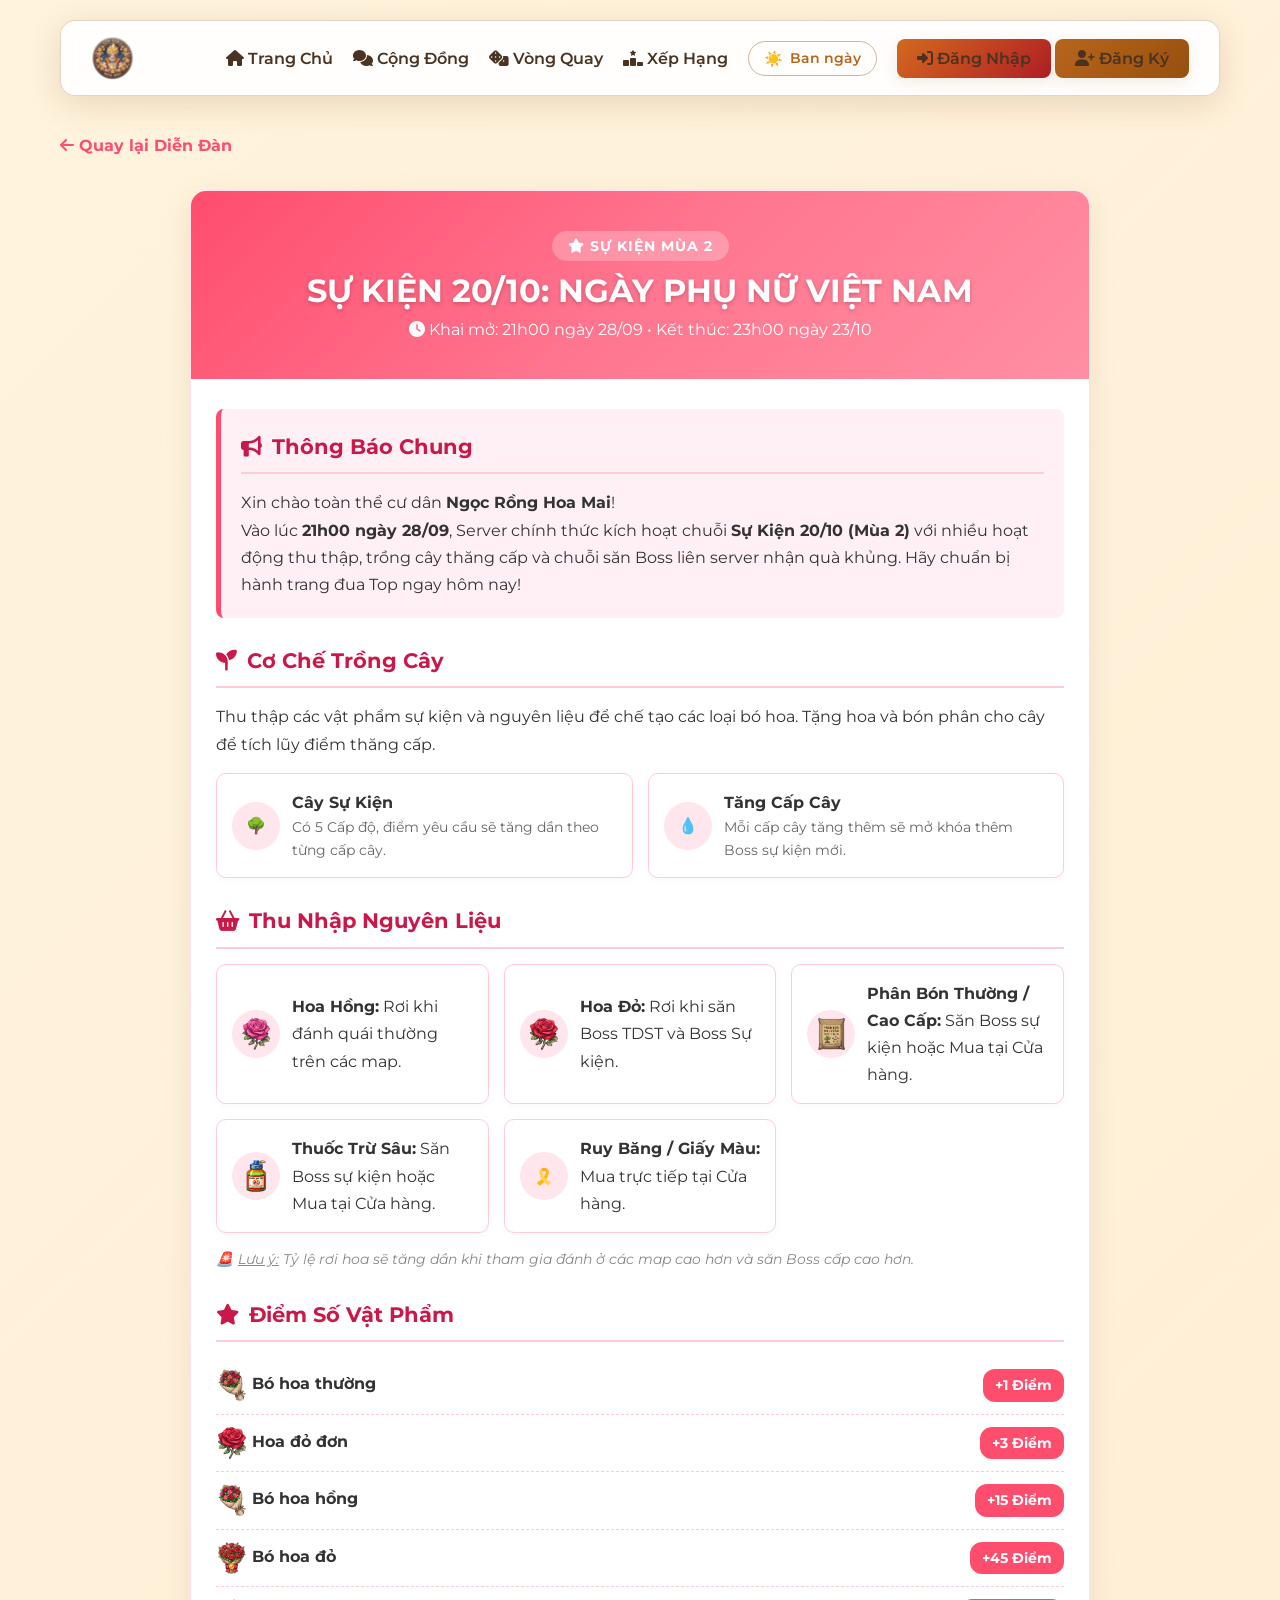
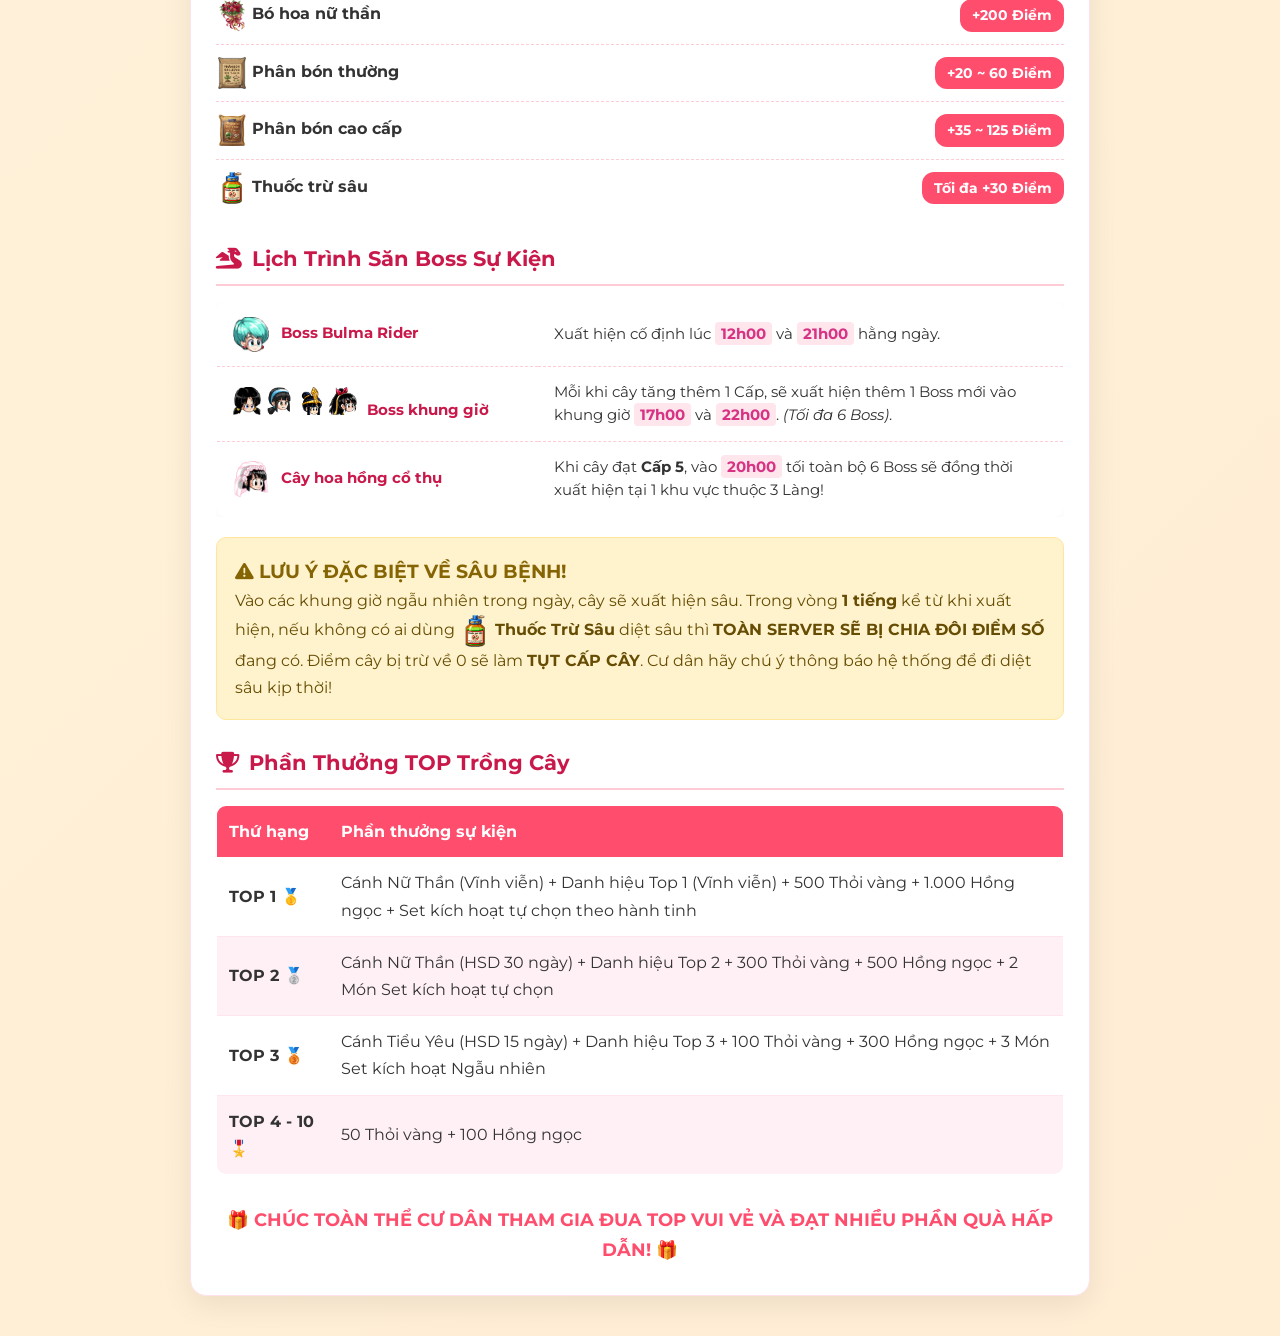
<file: 20_10.html>
<!DOCTYPE html>
<html lang="vi">
<head>
  <meta charset="UTF-8">
  <meta name="viewport" content="width=device-width, initial-scale=1.0">
  <title>Sự Kiện 20/10 Ngày Phụ Nữ Việt Nam (Mùa 2) - Ngọc Rồng Hoa Mai</title>
  <link rel="stylesheet" href="https://cdnjs.cloudflare.com/ajax/libs/font-awesome/6.4.0/css/all.min.css">
  <link rel="stylesheet" href="css/style.css">
  <script src="js/theme.js"></script>
  <style>
    /* CSS Tùy chỉnh riêng cho trang sự kiện 20/10 */
    .event-container {
      max-width: 900px;
      margin: 20px auto;
      background: #ffffff;
      border-radius: 16px;
      box-shadow: 0 8px 30px rgba(0,0,0,0.08);
      overflow: hidden;
      border: 1px solid #ffe3ec;
    }

    .event-header {
      background: linear-gradient(135deg, #ff4d6d 0%, #ff758f 50%, #ff8fa3 100%);
      color: #ffffff;
      padding: 40px 25px;
      text-align: center;
      position: relative;
    }

    .event-header h1 {
      font-size: 2rem;
      margin: 10px 0;
      text-shadow: 0 2px 4px rgba(0,0,0,0.2);
    }

    .event-badge {
      display: inline-block;
      background: rgba(255, 255, 255, 0.25);
      backdrop-filter: blur(5px);
      padding: 6px 16px;
      border-radius: 20px;
      font-weight: bold;
      font-size: 0.9rem;
      letter-spacing: 1px;
    }

    .event-body {
      padding: 30px 25px;
      color: #333333;
      line-height: 1.7;
    }

    .section-box {
      background: #fff0f5;
      border-left: 5px solid #ff4d6d;
      border-radius: 8px;
      padding: 20px;
      margin-bottom: 25px;
    }

    .section-title {
      font-size: 1.3rem;
      color: #c9184a;
      margin-bottom: 15px;
      display: flex;
      align-items: center;
      gap: 10px;
      border-bottom: 2px solid #ffccd5;
      padding-bottom: 8px;
    }

    .grid-items {
      display: grid;
      grid-template-columns: repeat(auto-fit, minmax(260px, 1fr));
      gap: 15px;
      margin: 15px 0;
    }

    .item-card {
      background: #ffffff;
      border: 1px solid #ffccd5;
      border-radius: 10px;
      padding: 15px;
      box-shadow: 0 2px 8px rgba(0,0,0,0.03);
      display: flex;
      align-items: center;
      gap: 12px;
    }

    /* Khung chứa ảnh vật phẩm */
    .item-icon {
      width: 48px;
      height: 48px;
      display: flex;
      align-items: center;
      justify-content: center;
      background: #ffe5ec;
      border-radius: 50%;
      flex-shrink: 0;
    }

    .item-icon img, .item-img-inline {
      width: 32px;
      height: 32px;
      object-fit: contain;
      vertical-align: middle;
    }

    .recipe-list {
      list-style: none;
      padding: 0;
      margin: 0;
    }

    .recipe-list li {
      padding: 12px 0;
      border-bottom: 1px dashed #ffccd5;
      display: flex;
      justify-content: space-between;
      align-items: center;
    }

    .recipe-list li:last-child {
      border-bottom: none;
    }

    .badge-points {
      background: #ff4d6d;
      color: white;
      padding: 4px 12px;
      border-radius: 12px;
      font-size: 0.9rem;
      font-weight: bold;
    }

    /* Bảng Lịch Trình Săn Boss Căn Lề Chuẩn CHỐNG XÔ LỆCH */
    .boss-schedule-wrapper {
      width: 100%;
      overflow-x: auto;
      margin-top: 15px;
    }

    .boss-schedule-table {
      width: 100%;
      border-collapse: collapse;
      background: #ffffff;
      border-radius: 10px;
      overflow: hidden;
      box-shadow: 0 2px 8px rgba(0,0,0,0.03);
      border: 1px solid #ffccd5;
    }

    .boss-schedule-table tr {
      border-bottom: 1px dashed #ffccd5;
    }

    .boss-schedule-table tr:last-child {
      border-bottom: none;
    }

    .boss-schedule-table td {
      padding: 14px 16px;
      vertical-align: middle;
      font-size: 0.95rem;
      line-height: 1.5;
    }

    .boss-schedule-table .boss-name {
      width: 38%;
      min-width: 220px;
      color: #c9184a;
      text-align: left;
    }

    .boss-schedule-table .boss-icon-img {
      width: 36px;
      height: 36px;
      object-fit: contain;
      margin-right: 8px;
      vertical-align: middle;
    }

    .boss-schedule-table .boss-name small {
      color: #666;
      font-weight: normal;
    }

    .boss-schedule-table .boss-desc {
      color: #333333;
      text-align: left;
    }

    .boss-schedule-table .highlight-time {
      font-weight: bold;
      color: #d63384;
      background: #ffe5ec;
      padding: 2px 6px;
      border-radius: 4px;
    }

    .boss-caps-group {
      display: inline-flex;
      align-items: center;
      gap: 4px;
      margin-right: 6px;
    }

    .boss-caps-group img {
      width: 28px;
      height: 28px;
      object-fit: contain;
    }

    .warning-box {
      background: #fff3cd;
      border: 1px solid #ffe69c;
      border-radius: 10px;
      padding: 18px;
      margin: 20px 0;
      color: #664d03;
    }

    .table-top {
      width: 100%;
      border-collapse: collapse;
      margin-top: 15px;
      overflow: hidden;
      border-radius: 10px;
      border: 1px solid #ffccd5;
    }

    .table-top th {
      background: #ff4d6d;
      color: white;
      padding: 12px;
      text-align: left;
    }

    .table-top td {
      padding: 12px;
      border-bottom: 1px solid #ffe5ec;
      background: #fff;
    }

    .table-top tr:nth-child(even) td {
      background: #fff0f5;
    }

    .btn-back {
      display: inline-block;
      margin-bottom: 15px;
      color: #ff4d6d;
      text-decoration: none;
      font-weight: bold;
      transition: all 0.2s;
    }

    .btn-back:hover {
      color: #c9184a;
      transform: translateX(-3px);
    }

    @media (max-width: 650px) {
      .event-header h1 { font-size: 1.5rem; }
      .event-body { padding: 15px; }
      .recipe-list li { flex-direction: row; justify-content: space-between; gap: 5px; }
      .boss-schedule-table td {
        display: block;
        width: 100% !important;
        padding: 8px 14px;
      }
      .boss-schedule-table .boss-name {
        padding-top: 12px;
        padding-bottom: 2px;
      }
      .boss-schedule-table .boss-desc {
        padding-bottom: 12px;
      }
    }
  </style>
</head>
<body>

  <!-- Khung hiệu ứng hoa rơi -->
  <div class="apricot-falling-container" id="mainApricotContainer"></div>

  <div class="container">
    <div id="header-placeholder"></div>

    <div class="main-content">
      
      <a href="dien-dan.html" class="btn-back"><i class="fa-solid fa-arrow-left"></i> Quay lại Diễn Đàn</a>

      <div class="event-container">
        
        <!-- Header Bài Viết -->
        <div class="event-header">
          <span class="event-badge"><i class="fa-solid fa-star"></i> SỰ KIỆN MÙA 2</span>
          <h1>SỰ KIỆN 20/10: NGÀY PHỤ NỮ VIỆT NAM</h1>
          <p><i class="fa-solid fa-clock"></i> Khai mở: 21h00 ngày 28/09 &bull; Kết thúc: 23h00 ngày 23/10</p>
        </div>

        <div class="event-body">

          <!-- Giới thiệu chung -->
          <div class="section-box">
            <h2 class="section-title"><i class="fa-solid fa-bullhorn"></i> Thông Báo Chung</h2>
            <p>Xin chào toàn thể cư dân <strong>Ngọc Rồng Hoa Mai</strong>!</p>
            <p>Vào lúc <strong>21h00 ngày 28/09</strong>, Server chính thức kích hoạt chuỗi <strong>Sự Kiện 20/10 (Mùa 2)</strong> với nhiều hoạt động thu thập, trồng cây thăng cấp và chuỗi săn Boss liên server nhận quà khủng. Hãy chuẩn bị hành trang đua Top ngay hôm nay!</p>
          </div>

          <!-- Cơ chế sự kiện -->
          <h2 class="section-title"><i class="fa-solid fa-seedling"></i> Cơ Chế Trồng Cây</h2>
          <p>Thu thập các vật phẩm sự kiện và nguyên liệu để chế tạo các loại bó hoa. Tặng hoa và bón phân cho cây để tích lũy điểm thăng cấp.</p>
          <div class="grid-items">
            <div class="item-card">
              <div class="item-icon">🌳</div>
              <div>
                <strong>Cây Sự Kiện</strong>
                <div style="font-size:0.85rem; color:#666;">Có 5 Cấp độ, điểm yêu cầu sẽ tăng dần theo từng cấp cây.</div>
              </div>
            </div>
            <div class="item-card">
              <div class="item-icon">💧</div>
              <div>
                <strong>Tăng Cấp Cây</strong>
                <div style="font-size:0.85rem; color:#666;">Mỗi cấp cây tăng thêm sẽ mở khóa thêm Boss sự kiện mới.</div>
              </div>
            </div>
          </div>

          <!-- Thu thập nguyên liệu -->
          <h2 class="section-title" style="margin-top: 25px;"><i class="fa-solid fa-basket-shopping"></i> Thu Nhập Nguyên Liệu</h2>
          <div class="grid-items">
            <div class="item-card">
              <div class="item-icon"><img src="assets/images/prizes/hoahong.png" alt="Hoa Hồng"></div>
              <div><strong>Hoa Hồng:</strong> Rơi khi đánh quái thường trên các map.</div>
            </div>
            <div class="item-card">
              <div class="item-icon"><img src="assets/images/prizes/hoado.png" alt="Hoa Đỏ"></div>
              <div><strong>Hoa Đỏ:</strong> Rơi khi săn Boss TDST và Boss Sự kiện.</div>
            </div>
            <div class="item-card">
              <div class="item-icon"><img src="assets/images/prizes/phanbonthuong.png" alt="Phân Bón Thường"></div>
              <div><strong>Phân Bón Thường / Cao Cấp:</strong> Săn Boss sự kiện hoặc Mua tại Cửa hàng.</div>
            </div>
            <div class="item-card">
              <div class="item-icon"><img src="assets/images/prizes/thuoctrusau.png" alt="Thuốc Trừ Sâu"></div>
              <div><strong>Thuốc Trừ Sâu:</strong> Săn Boss sự kiện hoặc Mua tại Cửa hàng.</div>
            </div>
            <div class="item-card">
              <div class="item-icon">🎗️</div>
              <div><strong>Ruy Băng / Giấy Màu:</strong> Mua trực tiếp tại Cửa hàng.</div>
            </div>
          </div>
          <p style="font-size:0.88rem; color:#888; font-style:italic;">🚨 <u>Lưu ý:</u> Tỷ lệ rơi hoa sẽ tăng dần khi tham gia đánh ở các map cao hơn và săn Boss cấp cao hơn.</p>

          <!-- Điểm Số Vật Phẩm (Đã bỏ số lượng) -->
          <h2 class="section-title" style="margin-top: 25px;"><i class="fa-solid fa-star"></i> Điểm Số Vật Phẩm</h2>
          <ul class="recipe-list">
            <li>
              <span><img src="assets/images/prizes/bohoathuong.png" alt="Bó hoa thường" class="item-img-inline"> <strong>Bó hoa thường</strong></span>
              <span class="badge-points">+1 Điểm</span>
            </li>
            <li>
              <span><img src="assets/images/prizes/hoado.png" alt="Hoa Đỏ" class="item-img-inline"> <strong>Hoa đỏ đơn</strong></span>
              <span class="badge-points">+3 Điểm</span>
            </li>
            <li>
              <span><img src="assets/images/prizes/bohoathuong.png" alt="Bó hoa hồng" class="item-img-inline"> <strong>Bó hoa hồng</strong></span>
              <span class="badge-points">+15 Điểm</span>
            </li>
            <li>
              <span><img src="assets/images/prizes/bohoado.png" alt="Bó hoa đỏ" class="item-img-inline"> <strong>Bó hoa đỏ</strong></span>
              <span class="badge-points">+45 Điểm</span>
            </li>
            <li>
              <span><img src="assets/images/prizes/bohoanuthan.png" alt="Bó hoa nữ thần" class="item-img-inline"> <strong>Bó hoa nữ thần</strong></span>
              <span class="badge-points">+200 Điểm</span>
            </li>
            <li>
              <span><img src="assets/images/prizes/phanbonthuong.png" alt="Phân bón thường" class="item-img-inline"> <strong>Phân bón thường</strong></span>
              <span class="badge-points">+20 ~ 60 Điểm</span>
            </li>
            <li>
              <span><img src="assets/images/prizes/phanboncaocap.png" alt="Phân bón cao cấp" class="item-img-inline"> <strong>Phân bón cao cấp</strong></span>
              <span class="badge-points">+35 ~ 125 Điểm</span>
            </li>
            <li>
              <span><img src="assets/images/prizes/thuoctrusau.png" alt="Thuốc trừ sâu" class="item-img-inline"> <strong>Thuốc trừ sâu</strong></span>
              <span class="badge-points">Tối đa +30 Điểm</span>
            </li>
          </ul>

          <!-- Lịch trình săn Boss dạng Bảng chuẩn căn lề dùng hình ảnh -->
          <h2 class="section-title" style="margin-top: 25px;"><i class="fa-solid fa-dragon"></i> Lịch Trình Săn Boss Sự Kiện</h2>
          <div class="boss-schedule-wrapper">
            <table class="boss-schedule-table">
              <tbody>
                <tr>
                  <td class="boss-name">
                    <img src="assets/images/prizes/bunmarider.png" alt="Boss Bulma Rider" class="boss-icon-img">
                    <strong>Boss Bulma Rider <small></small></strong>
                  </td>
                  <td class="boss-desc">
                    Xuất hiện cố định lúc <span class="highlight-time">12h00</span> và <span class="highlight-time">21h00</span> hằng ngày.
                  </td>
                </tr>
                <tr>
                  <td class="boss-name">
                    <div class="boss-caps-group">
                      <img src="assets/images/prizes/cap1.png" alt="Cấp 1">
                      <img src="assets/images/prizes/cap2.png" alt="Cấp 2">
                      <img src="assets/images/prizes/cap3.png" alt="Cấp 3">
                      <img src="assets/images/prizes/cap4.png" alt="Cấp 4">
                    </div>
                    <strong>Boss khung giờ</strong>
                  </td>
                  <td class="boss-desc">
                    Mỗi khi cây tăng thêm 1 Cấp, sẽ xuất hiện thêm 1 Boss mới vào khung giờ <span class="highlight-time">17h00</span> và <span class="highlight-time">22h00</span>. <em>(Tối đa 6 Boss)</em>.
                  </td>
                </tr>
                <tr>
                  <td class="boss-name">
                    <img src="assets/images/prizes/cap5.png" alt="Cấp 5" class="boss-icon-img">
                    <strong>Cây hoa hồng cổ thụ</strong>
                  </td>
                  <td class="boss-desc">
                    Khi cây đạt <strong>Cấp 5</strong>, vào <span class="highlight-time">20h00</span> tối toàn bộ 6 Boss sẽ đồng thời xuất hiện tại 1 khu vực thuộc 3 Làng!
                  </td>
                </tr>
              </tbody>
            </table>
          </div>

          <!-- Cảnh báo sâu bệnh -->
          <div class="warning-box">
            <h3 style="margin-top:0; color:#856404;"><i class="fa-solid fa-triangle-exclamation"></i> LƯU Ý ĐẶC BIỆT VỀ SÂU BỆNH!</h3>
            <p style="margin-bottom:0;">Vào các khung giờ ngẫu nhiên trong ngày, cây sẽ xuất hiện sâu. Trong vòng <strong>1 tiếng</strong> kể từ khi xuất hiện, nếu không có ai dùng <img src="assets/images/prizes/thuoctrusau.png" alt="Thuốc trừ sâu" class="item-img-inline"> <strong>Thuốc Trừ Sâu</strong> diệt sâu thì <strong>TOÀN SERVER SẼ BỊ CHIA ĐÔI ĐIỂM SỐ</strong> đang có. Điểm cây bị trừ về 0 sẽ làm <strong>TỤT CẤP CÂY</strong>. Cư dân hãy chú ý thông báo hệ thống để đi diệt sâu kịp thời!</p>
          </div>

          <!-- Bảng phần thưởng Top -->
          <h2 class="section-title" style="margin-top: 25px;"><i class="fa-solid fa-trophy"></i> Phần Thưởng TOP Trồng Cây</h2>
          <table class="table-top">
            <thead>
              <tr>
                <th>Thứ hạng</th>
                <th>Phần thưởng sự kiện</th>
              </tr>
            </thead>
            <tbody>
              <tr>
                <td><strong>TOP 1 🥇</strong></td>
                <td>Cánh Nữ Thần (Vĩnh viễn) + Danh hiệu Top 1 (Vĩnh viễn) + 500 Thỏi vàng + 1.000 Hồng ngọc + Set kích hoạt tự chọn theo hành tinh</td>
              </tr>
              <tr>
                <td><strong>TOP 2 🥈</strong></td>
                <td>Cánh Nữ Thần (HSD 30 ngày) + Danh hiệu Top 2 + 300 Thỏi vàng + 500 Hồng ngọc + 2 Món Set kích hoạt tự chọn</td>
              </tr>
              <tr>
                <td><strong>TOP 3 🥉</strong></td>
                <td>Cánh Tiểu Yêu (HSD 15 ngày) + Danh hiệu Top 3 + 100 Thỏi vàng + 300 Hồng ngọc + 3 Món Set kích hoạt Ngẫu nhiên</td>
              </tr>
              <tr>
                <td><strong>TOP 4 - 10 🎖️</strong></td>
                <td>50 Thỏi vàng + 100 Hồng ngọc</td>
              </tr>
            </tbody>
          </table>

          <div style="text-align: center; margin-top: 30px; font-weight: bold; color: #ff4d6d; font-size: 1.1rem;">
            🎁 CHÚC TOÀN THỂ CƯ DÂN THAM GIA ĐUA TOP VUI VẺ VÀ ĐẠT NHIỀU PHẦN QUÀ HẤP DẪN! 🎁
          </div>

        </div>
      </div>

    </div>
  </div>

  <script src="js/posts.js"></script>
  <script src="js/api.js"></script>
  <script src="js/auth.js"></script>
  <script>
    document.addEventListener("DOMContentLoaded", function () {
      taoHoaMai("mainApricotContainer");
    });

    function taoHoaMai(id) {
      var khung = document.getElementById(id);
      if (!khung) return;
      for (var i = 0; i < 18; i++) {
        var hoa = document.createElement("div");
        hoa.className = "apricot-flower";
        hoa.style.left = Math.random() * 100 + "vw";
        hoa.style.animationDuration = (Math.random() * 3 + 4) + "s";
        hoa.style.animationDelay = (Math.random() * 5) + "s";
        hoa.style.transform = "scale(" + (Math.random() * 0.6 + 0.6) + ")";
        khung.appendChild(hoa);
      }
    }
  </script>
</body>
</html>
</file>
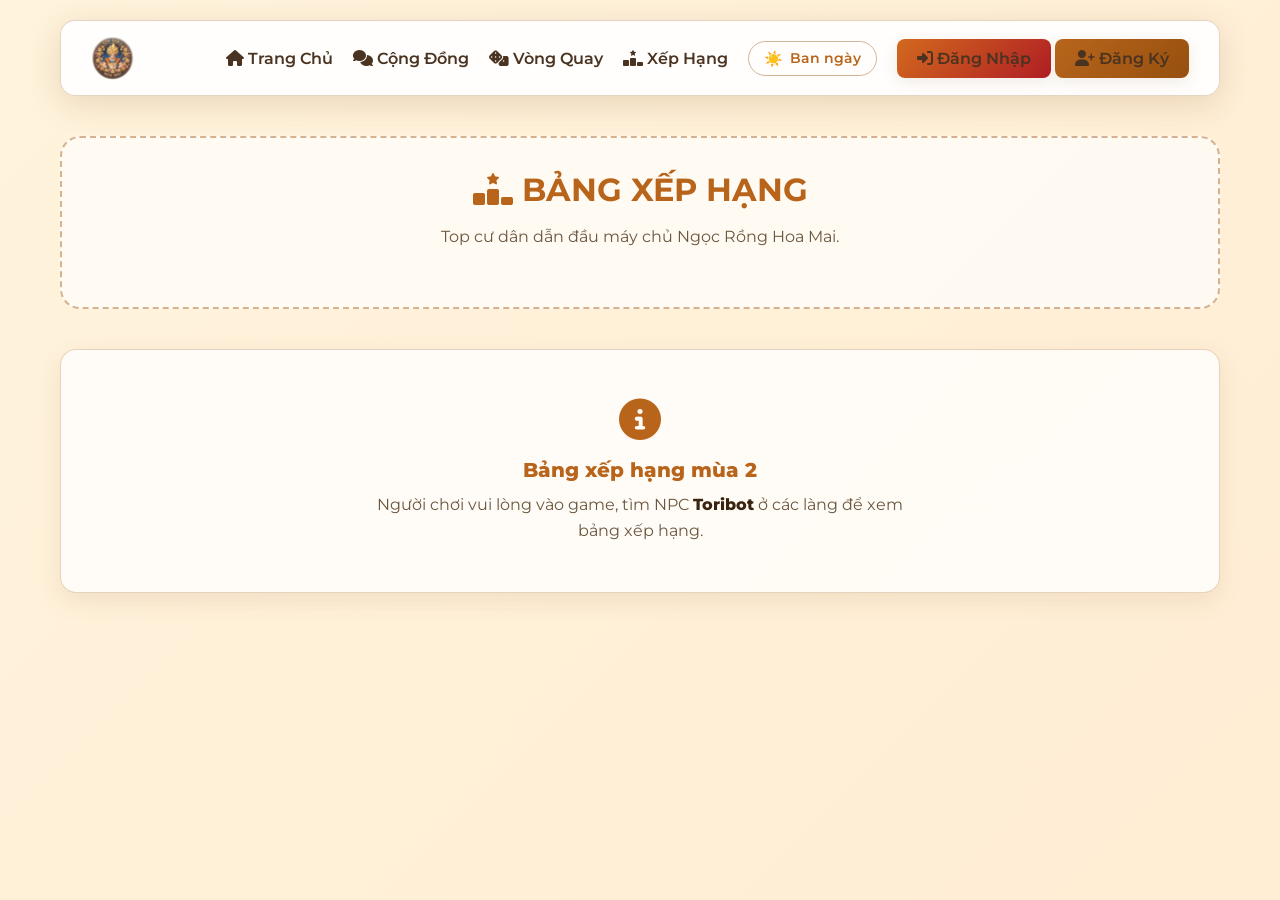
<file: bang-xep-hang.html>
<!DOCTYPE html>
<html lang="vi">
<head>
  <meta charset="UTF-8">
  <meta name="viewport" content="width=device-width, initial-scale=1.0">
  <title>Bảng Xếp Hạng - Ngọc Rồng Hoa Mai</title>
  <link rel="stylesheet" href="https://cdnjs.cloudflare.com/ajax/libs/font-awesome/6.4.0/css/all.min.css">
  <link rel="stylesheet" href="css/style.css">
  <script src="js/theme.js"></script>

  <style>
    .thong-bao-bxh {
      background: var(--the-nen);
      border: 1px solid var(--vien);
      border-radius: 16px;
      padding: 48px 28px;
      text-align: center;
      box-shadow: 0 8px 24px var(--bong-nhe);
    }
    .thong-bao-bxh i {
      font-size: 42px;
      color: var(--vang);
      margin-bottom: 18px;
      display: block;
    }
    .thong-bao-bxh h3 {
      font-size: 20px;
      font-weight: 800;
      color: var(--vang);
      margin-bottom: 10px;
    }
    .thong-bao-bxh p {
      font-size: 15.5px;
      color: var(--chu-mo);
      line-height: 1.7;
      max-width: 560px;
      margin: 0 auto;
    }
    .thong-bao-bxh .npc {
      color: var(--chu);
      font-weight: 800;
    }
  </style>
</head>
<body>

  <div class="apricot-falling-container" id="mainApricotContainer"></div>

  <div class="container">
    <div id="header-placeholder"></div>

    <div class="main-content">

      <div class="hero-banner" style="padding:32px 20px;">
        <h2><i class="fa-solid fa-ranking-star"></i> BẢNG XẾP HẠNG</h2>
        <p>Top cư dân dẫn đầu máy chủ Ngọc Rồng Hoa Mai.</p>
      </div>

      <div class="thong-bao-bxh">
        <i class="fa-solid fa-circle-info"></i>
        <h3>Bảng xếp hạng mùa 2</h3>
        <p>
          Người chơi vui lòng vào game, tìm NPC <span class="npc">Toribot</span> ở các làng để xem bảng xếp hạng.
        </p>
      </div>

    </div>
  </div>

  <script src="js/api.js"></script>
  <script>
    document.addEventListener('DOMContentLoaded', function () {
      var khung = document.getElementById('mainApricotContainer');
      if (khung) {
        for (var i = 0; i < 18; i++) {
          var hoa = document.createElement('div');
          hoa.className = 'apricot-flower';
          hoa.style.left = Math.random() * 100 + 'vw';
          hoa.style.animationDuration = (Math.random() * 3 + 4) + 's';
          hoa.style.animationDelay = (Math.random() * 5) + 's';
          hoa.style.transform = 'scale(' + (Math.random() * 0.6 + 0.6) + ')';
          khung.appendChild(hoa);
        }
      }
    });
  </script>

  <script src="js/auth.js"></script>
</body>
</html>
</file>
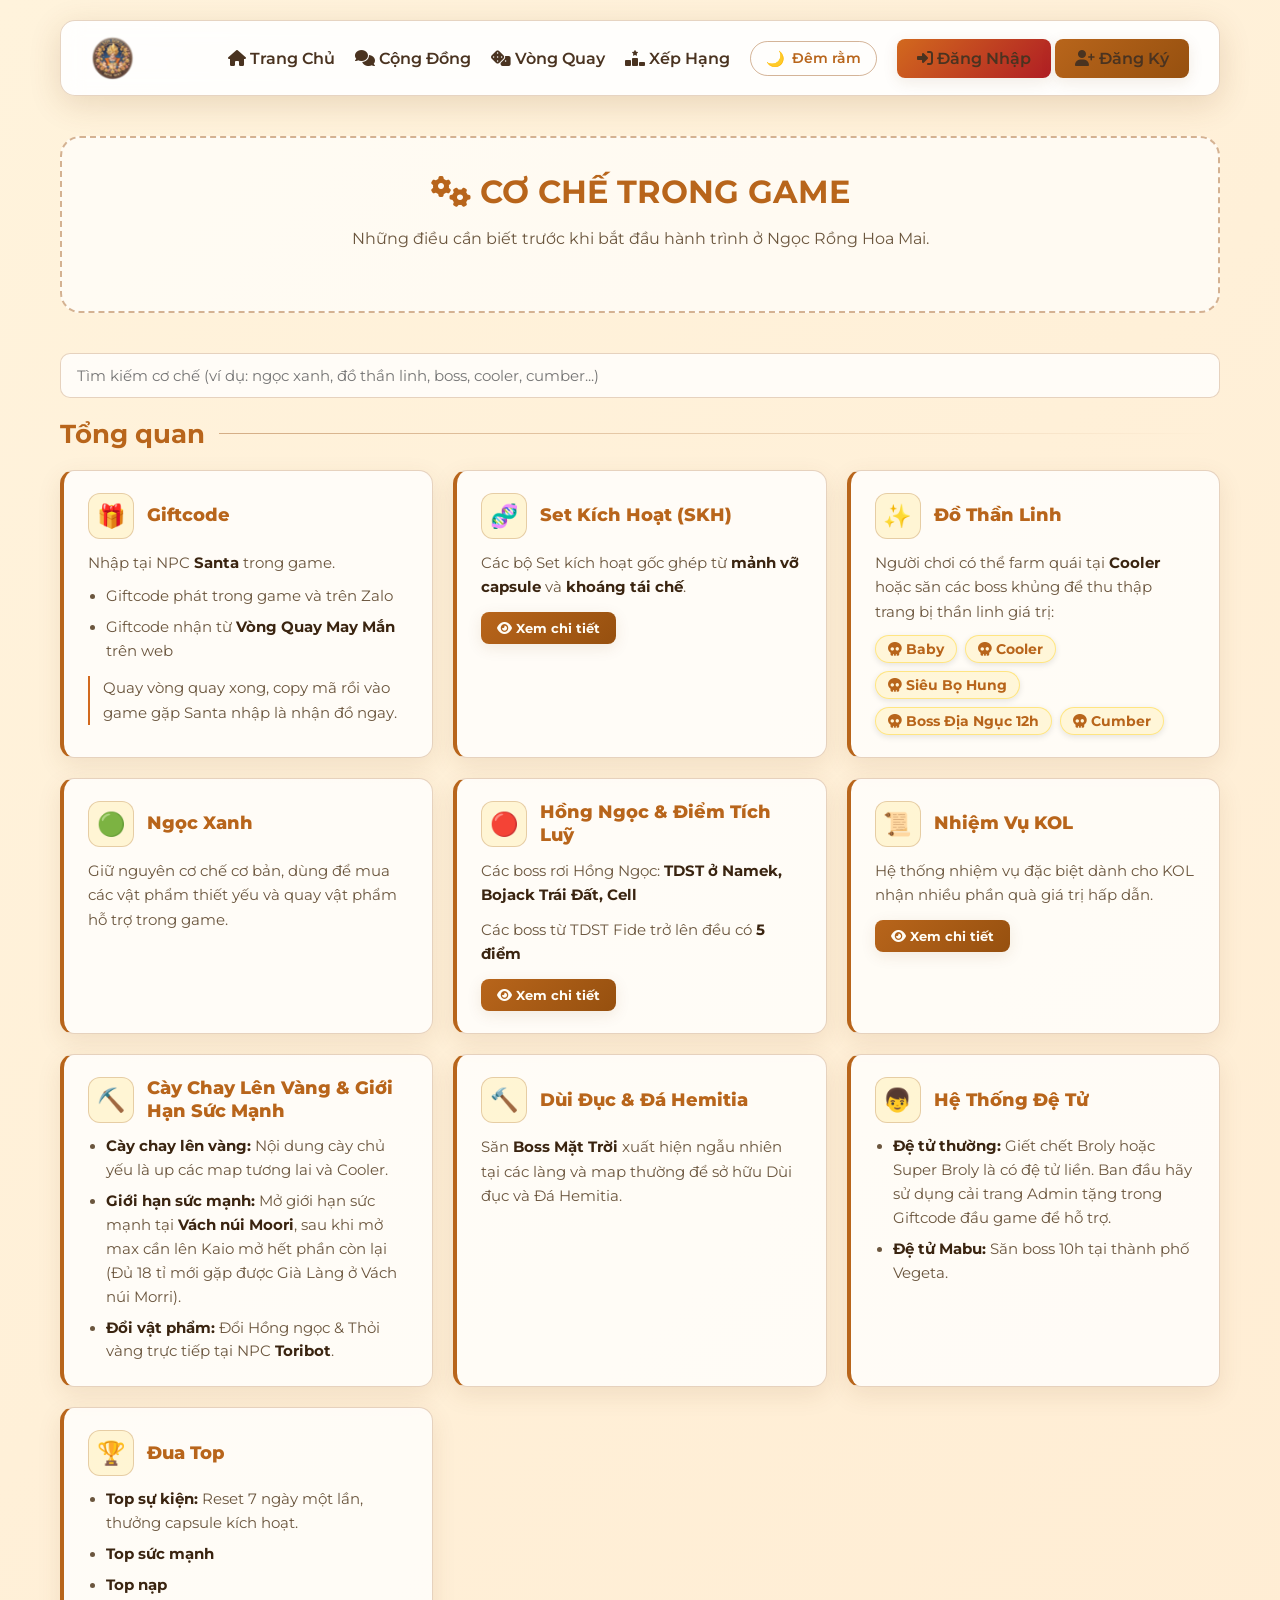
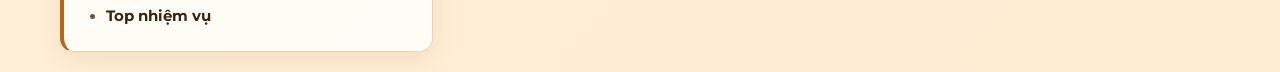
<file: coche.html>
<!DOCTYPE html>
<html lang="vi">
<head>
  <meta charset="UTF-8">
  <meta name="viewport" content="width=device-width, initial-scale=1.0">
  <title>Cơ Chế Trong Game - Ngọc Rồng Hoa Mai</title>
  <link rel="stylesheet" href="https://cdnjs.cloudflare.com/ajax/libs/font-awesome/6.4.0/css/all.min.css">
  <link rel="stylesheet" href="css/style.css">
  <script src="js/theme.js"></script>

  <style>
    /* ---- lưới cơ chế ---- */
    .co-che-grid {
      display: grid;
      grid-template-columns: repeat(auto-fit, minmax(300px, 1fr));
      gap: 20px;
      margin-top: 8px;
    }

    .cc-card {
      background: var(--the-nen);
      border: 1px solid var(--vien);
      border-left: 4px solid var(--vang);
      border-radius: 14px;
      padding: 22px 24px;
      box-shadow: 0 8px 24px var(--bong-nhe);
      transition: .25s;
    }
    .cc-card:hover {
      transform: translateY(-4px);
      border-color: var(--vang);
      box-shadow: 0 14px 32px var(--bong-nhe),
                  0 0 22px rgba(255, 204, 0, calc(.18 * var(--hao-quang)));
    }

    .cc-top {
      display: flex;
      align-items: center;
      gap: 13px;
      margin-bottom: 12px;
    }

    .cc-icon {
      flex: none;
      width: 46px; height: 46px;
      border-radius: 12px;
      display: flex; align-items: center; justify-content: center;
      font-size: 23px;
      background: rgba(255, 204, 0, .14);
      border: 1px solid var(--vien);
    }

    .cc-card h3 {
      font-size: 17.5px;
      font-weight: 800;
      color: var(--vang);
      line-height: 1.3;
    }

    .cc-card p {
      font-size: 14.5px;
      line-height: 1.7;
      color: var(--chu-mo);
      margin-bottom: 10px;
    }
    .cc-card p:last-child { margin-bottom: 0; }
    .cc-card strong { color: var(--chu); }

    .cc-list { margin: 0 0 0 18px; }
    .cc-list li {
      font-size: 14.5px;
      line-height: 1.65;
      color: var(--chu-mo);
      margin-bottom: 7px;
    }
    .cc-list li:last-child { margin-bottom: 0; }
    .cc-list strong { color: var(--chu); }

    .cc-note {
      font-size: 13.5px;
      line-height: 1.7;
      color: var(--chu-mo);
      margin-top: 12px;
      padding-left: 13px;
      border-left: 2px solid var(--cam);
    }

    .cc-cta {
      display: flex;
      gap: 14px;
      flex-wrap: wrap;
      margin-top: 16px;
    }

    /* Style cho danh sách Boss Đồ Thần Linh */
    .boss-badges {
      display: flex;
      flex-wrap: wrap;
      gap: 8px;
      margin-top: 10px;
    }
    .boss-badge {
      background: rgba(255, 204, 0, 0.12);
      border: 1px solid rgba(255, 204, 0, 0.4);
      color: var(--vang);
      padding: 5px 12px;
      border-radius: 20px;
      font-size: 13.5px;
      font-weight: 700;
      box-shadow: 0 2px 6px rgba(0,0,0,0.1);
      transition: 0.2s;
    }
    .boss-badge:hover {
      background: rgba(255, 204, 0, 0.25);
      transform: translateY(-2px);
    }

    /* Bảng nhiệm vụ KOL trong modal */
    .table-responsive {
      width: 100%;
      overflow-x: auto;
      margin-top: 12px;
    }
    .kol-table {
      width: 100%;
      border-collapse: collapse;
      text-align: left;
      font-size: 14px;
    }
    .kol-table th, .kol-table td {
      padding: 10px 12px;
      border: 1px solid var(--popup-vien, var(--vien));
      color: var(--popup-chu-mo, var(--chu-mo));
      vertical-align: middle;
    }
    .kol-table th {
      background: rgba(255, 204, 0, 0.15);
      color: var(--popup-vang, var(--vang));
      font-weight: 700;
    }
    .kol-table td strong { color: var(--popup-chu, var(--chu)); }

    /* Căn chỉnh từng dòng quà tương ứng thẳng hàng */
    .reward-row {
      display: flex;
      justify-content: space-between;
      align-items: center;
      padding: 4px 0;
      border-bottom: 1px dashed rgba(255, 255, 255, 0.12);
    }
    .reward-row:last-child {
      border-bottom: none;
    }
    .reward-name {
      color: var(--popup-chu, var(--chu));
    }
    .reward-qty {
      font-weight: 700;
      color: var(--popup-vang, var(--vang));
      background: rgba(255, 204, 0, 0.2);
      padding: 2px 8px;
      border-radius: 6px;
      font-size: 13px;
    }

    /* Thanh tìm kiếm cơ chế */
    .search-box-container {
      margin-bottom: 20px;
      display: flex;
      gap: 10px;
    }
    .search-box-container input {
      flex: 1;
      padding: 12px 16px;
      border-radius: 10px;
      border: 1px solid var(--vien);
      background: var(--the-nen);
      color: var(--chu);
      font-size: 15px;
    }
    .search-box-container input:focus {
      outline: none;
      border-color: var(--vang);
    }

    /* Popup Modal Chung (Màu nền nghịch đảo với Mode) */
    .modal-overlay {
      display: none;
      position: fixed;
      top: 0; left: 0; width: 100%; height: 100%;
      background: rgba(0,0,0,0.6);
      z-index: 1000;
      align-items: center;
      justify-content: center;
    }
    .modal-overlay.active {
      display: flex;
    }

    /* Biến màu mặc định cho Popup ở Dark mode (sẽ đổi ngược khi bật Light mode thông qua JS) */
    .modal-content {
      --popup-nen: #1e1135; /* Tím đậm */
      --popup-chu: #f3f4f6;
      --popup-chu-mo: #d1d5db;
      --popup-vien: rgba(255, 204, 0, 0.3);
      --popup-vang: #ffcc00;

      background: var(--popup-nen);
      border: 1px solid var(--popup-vien);
      border-radius: 14px;
      padding: 24px;
      width: 90%;
      max-width: 700px;
      max-height: 85vh;
      overflow-y: auto;
      box-shadow: 0 10px 30px rgba(0,0,0,0.6);
      position: relative;
      color: var(--popup-chu);
    }

    .modal-close {
      position: absolute;
      top: 15px; right: 15px;
      background: none;
      border: none;
      color: var(--popup-chu);
      font-size: 20px;
      cursor: pointer;
    }
    .modal-content h3 {
      color: var(--popup-vang);
      margin-bottom: 15px;
      font-size: 19px;
    }
    .modal-body p {
      font-size: 14.5px;
      line-height: 1.6;
      color: var(--popup-chu-mo);
      margin-bottom: 10px;
    }

    @media (max-width: 620px) {
      .cc-card { padding: 18px; }
      .cc-card h3 { font-size: 16px; }
    }
  </style>
</head>
<body>

  <div class="apricot-falling-container" id="mainApricotContainer"></div>

  <div class="container">
    <div id="header-placeholder"></div>

    <div class="main-content">

      <div class="hero-banner" style="padding:34px 20px;">
        <h2><i class="fa-solid fa-gears"></i> CƠ CHẾ TRONG GAME</h2>
        <p>Những điều cần biết trước khi bắt đầu hành trình ở Ngọc Rồng Hoa Mai.</p>
      </div>

      <!-- Thanh tìm kiếm cơ chế nhanh -->
      <div class="search-box-container" style="margin-top: 20px;">
        <input type="text" id="searchMechanism" placeholder="Tìm kiếm cơ chế (ví dụ: ngọc xanh, đồ thần linh, boss, cooler, cumber...)" onkeyup="filterMechanisms()">
      </div>

      <section class="news-section" style="margin-top:10px;">
        <div class="news-head">
          <h2>Tổng quan</h2>
        </div>

        <div class="co-che-grid" id="mechanismGrid">

          <!-- Giftcode -->
          <div class="cc-card" data-keywords="giftcode code">
            <div class="cc-top">
              <div class="cc-icon">🎁</div>
              <h3>Giftcode</h3>
            </div>
            <p>Nhập tại NPC <strong>Santa</strong> trong game.</p>
            <ul class="cc-list">
              <li>Giftcode phát trong game và trên Zalo</li>
              <li>Giftcode nhận từ <strong>Vòng Quay May Mắn</strong> trên web</li>
            </ul>
            <p class="cc-note">Quay vòng quay xong, copy mã rồi vào game gặp Santa nhập là nhận đồ ngay.</p>
          </div>

          <!-- Set Kích Hoạt (SKH) -->
          <div class="cc-card" data-keywords="skh set kich hoat set than vu tru kaio cadic m nail chien binh namec">
            <div class="cc-top">
              <div class="cc-icon">🧬</div>
              <h3>Set Kích Hoạt (SKH)</h3>
            </div>
            <p>Các bộ Set kích hoạt gốc ghép từ <strong>mảnh vỡ capsule</strong> và <strong>khoáng tái chế</strong>.</p>
            <div class="cc-cta" style="margin-top: 12px;">
              <button class="btn-secondary" onclick="openModal('skhModal')" style="cursor:pointer; border:none; padding:8px 16px; border-radius:8px;">
                <i class="fa-solid fa-eye"></i> Xem chi tiết
              </button>
            </div>
          </div>

          <!-- Đồ Thần Linh -->
          <div class="cc-card" data-keywords="do than linh cooler baby sieu bo hung boss dia nguc 12h cumber">
            <div class="cc-top">
              <div class="cc-icon">✨</div>
              <h3>Đồ Thần Linh</h3>
            </div>
            <p>Người chơi có thể farm quái tại <strong>Cooler</strong> hoặc săn các boss khủng để thu thập trang bị thần linh giá trị:</p>
            <div class="boss-badges">
              <span class="boss-badge"><i class="fa-solid fa-skull"></i> Baby</span>
              <span class="boss-badge"><i class="fa-solid fa-skull"></i> Cooler</span>
              <span class="boss-badge"><i class="fa-solid fa-skull"></i> Siêu Bọ Hung</span>
              <span class="boss-badge"><i class="fa-solid fa-skull"></i> Boss Địa Ngục 12h</span>
              <span class="boss-badge"><i class="fa-solid fa-skull"></i> Cumber</span>
            </div>
          </div>

          <!-- Ngọc xanh -->
          <div class="cc-card" data-keywords="ngoc xanh">
            <div class="cc-top">
              <div class="cc-icon">🟢</div>
              <h3>Ngọc Xanh</h3>
            </div>
            <p>Giữ nguyên cơ chế cơ bản, dùng để mua các vật phẩm thiết yếu và quay vật phẩm hỗ trợ trong game.</p>
          </div>

          <!-- Hồng ngọc và Điểm tích luỹ -->
          <div class="cc-card" data-keywords="hong ngoc diem tich luy tich luy">
            <div class="cc-top">
              <div class="cc-icon">🔴</div>
              <h3>Hồng Ngọc & Điểm Tích Luỹ</h3>
            </div>
            <p>Các boss rơi Hồng Ngọc: <strong>TDST ở Namek, Bojack Trái Đất, Cell</strong></p>
            <p>Các boss từ TDST Fide trở lên đều có <strong>5 điểm</strong></p>
            <div class="cc-cta" style="margin-top: 12px;">
              <button class="btn-secondary" onclick="openModal('hongNgocModal')" style="cursor:pointer; border:none; padding:8px 16px; border-radius:8px;">
                <i class="fa-solid fa-eye"></i> Xem chi tiết
              </button>
            </div>
          </div>

          <!-- Nhiệm vụ KOL -->
          <div class="cc-card" data-keywords="nhiem vu kol">
            <div class="cc-top">
              <div class="cc-icon">📜</div>
              <h3>Nhiệm Vụ KOL</h3>
            </div>
            <p>Hệ thống nhiệm vụ đặc biệt dành cho KOL nhận nhiều phần quà giá trị hấp dẫn.</p>
            <div class="cc-cta" style="margin-top: 12px;">
              <button class="btn-secondary" onclick="openModal('kolModal')" style="cursor:pointer; border:none; padding:8px 16px; border-radius:8px;">
                <i class="fa-solid fa-eye"></i> Xem chi tiết
              </button>
            </div>
          </div>

          <!-- Cày chay & Tiền tệ -->
          <div class="cc-card" data-keywords="cay chay vang vach nui moori kaio toribot">
            <div class="cc-top">
              <div class="cc-icon">⛏️</div>
              <h3>Cày Chay Lên Vàng & Giới Hạn Sức Mạnh</h3>
            </div>
            <ul class="cc-list">
              <li><strong>Cày chay lên vàng:</strong> Nội dung cày chủ yếu là up các map tương lai và Cooler.</li>
              <li><strong>Giới hạn sức mạnh:</strong> Mở giới hạn sức mạnh tại <strong>Vách núi Moori</strong>, sau khi mở max cần lên Kaio mở hết phần còn lại (Đủ 18 tỉ mới gặp được Già Làng ở Vách núi Morri).</li>
              <li><strong>Đổi vật phẩm:</strong> Đổi Hồng ngọc & Thỏi vàng trực tiếp tại NPC <strong>Toribot</strong>.</li>
            </ul>
          </div>

          <!-- Dùi đục & Đá Hemitia -->
          <div class="cc-card" data-keywords="dui duc da hemitia">
            <div class="cc-top">
              <div class="cc-icon">🔨</div>
              <h3>Dùi Đục & Đá Hemitia</h3>
            </div>
            <p>Săn <strong>Boss Mặt Trời</strong> xuất hiện ngẫu nhiên tại các làng và map thường để sở hữu Dùi đục và Đá Hemitia.</p>
          </div>

          <!-- Đệ tử -->
          <div class="cc-card" data-keywords="de tu broly super broly mabu">
            <div class="cc-top">
              <div class="cc-icon">👦</div>
              <h3>Hệ Thống Đệ Tử</h3>
            </div>
            <ul class="cc-list">
              <li><strong>Đệ tử thường:</strong> Giết chết Broly hoặc Super Broly là có đệ tử liền. Ban đầu hãy sử dụng cải trang Admin tặng trong Giftcode đầu game để hỗ trợ.</li>
              <li><strong>Đệ tử Mabu:</strong> Săn boss 10h tại thành phố Vegeta.</li>
            </ul>
          </div>

          <!-- Đua top -->
          <div class="cc-card" data-keywords="dua top">
            <div class="cc-top">
              <div class="cc-icon">🏆</div>
              <h3>Đua Top</h3>
            </div>
            <ul class="cc-list">
              <li><strong>Top sự kiện:</strong> Reset 7 ngày một lần, thưởng capsule kích hoạt.</li>
              <li><strong>Top sức mạnh</strong></li>
              <li><strong>Top nạp</strong></li>
              <li><strong>Top nhiệm vụ</strong></li>
            </ul>
          </div>

        </div>
      </section>

    </div>
  </div>

  <!-- POPUP CHI TIẾT SET KÍCH HOẠT (SKH) -->
  <div class="modal-overlay" id="skhModal">
    <div class="modal-content">
      <button class="modal-close" onclick="closeModal('skhModal')">&times;</button>
      <h3>Chi Tiết Các Set Kích Hoạt (SKH)</h3>
      <div class="modal-body">
        <p><strong>Set Thần Vũ Trụ Kaio:</strong></p>
        <ul class="cc-list" style="margin-bottom: 10px;">
          <li><strong>[2]:</strong> Tăng mạnh chí mạng 3%</li>
          <li><strong>[4]:</strong> Giảm nhẹ hao HP, KI chiêu Kaioken 3-5%</li>
          <li><strong>[5]:</strong> Tăng mạnh sát thương và giảm mạnh hao HP, KI chiêu Kaioken 40%</li>
        </ul>
        
        <p><strong>Set Cadic M:</strong></p>
        <ul class="cc-list" style="margin-bottom: 10px;">
          <li><strong>[2]:</strong> Tăng nhẹ HP và phạm vi ảnh hưởng chiêu phát nổ 20%</li>
          <li><strong>[4]:</strong> Tăng nhẹ sát thương chiêu phát nổ 20%</li>
          <li><strong>[5]:</strong> Tăng mạnh sát thương chiêu phát nổ 50%</li>
        </ul>

        <p><strong>Set Nail Chiến Binh Namếc:</strong></p>
        <ul class="cc-list">
          <li><strong>[2]:</strong> Tăng nhẹ sát thương chí mạng 10%</li>
          <li><strong>[4]:</strong> Giảm nhẹ hồi chiêu Masenko 10%</li>
          <li><strong>[5]:</strong> Tăng sát thương Masenko, giảm mạnh hồi chiêu Masenko 80%</li>
        </ul>
      </div>
    </div>
  </div>

  <!-- POPUP CHI TIẾT HỒNG NGỌC -->
  <div class="modal-overlay" id="hongNgocModal">
    <div class="modal-content">
      <button class="modal-close" onclick="closeModal('hongNgocModal')">&times;</button>
      <h3>Chi Tiết Hồng Ngọc & Điểm Tích Luỹ</h3>
      <div class="modal-body">
        <p><strong>Boss rơi Hồng Ngọc:</strong></p>
        <ul class="cc-list" style="margin-bottom: 10px;">
          <li>Đội Tàu Sáu Tay (TDST) ở Namek</li>
          <li>Bojack Trái Đất</li>
          <li>Cell</li>
        </ul>
        <p><strong>Điểm tích luỹ từ Boss:</strong></p>
        <p>Tất cả các boss từ mức TDST Fide trở lên đều mang lại <strong>5 điểm / boss</strong> khi hạ gục.</p>
      </div>
    </div>
  </div>

  <!-- POPUP CHI TIẾT NHIỆM VỤ KOL -->
  <div class="modal-overlay" id="kolModal">
    <div class="modal-content" style="max-width: 750px;">
      <button class="modal-close" onclick="closeModal('kolModal')">&times;</button>
      <h3>Chi Tiết Nhiệm Vụ KOL</h3>
      <div class="modal-body">
        <div class="table-responsive">
          <table class="kol-table">
            <thead>
              <tr>
                <th style="width: 15%;">STT</th>
                <th style="width: 45%;">Nhiệm vụ</th>
                <th style="width: 40%;">Quà & Số lượng</th>
              </tr>
            </thead>
            <tbody>
              <tr>
                <td><strong>Nhiệm vụ 1</strong></td>
                <td>Thu thập 100 cuốn chả giò (Quái doanh trại)</td>
                <td>
                  <div class="reward-row">
                    <span class="reward-name">Trứng rồng vàng nhí</span>
                    <span class="reward-qty">5</span>
                  </div>
                </td>
              </tr>
              <tr>
                <td><strong>Nhiệm vụ 2</strong></td>
                <td>Thu thập 10 chai cuke 2 lít (Boss doanh trại)</td>
                <td>
                  <div class="reward-row">
                    <span class="reward-name">Hộp quà Goku Day VIP</span>
                    <span class="reward-qty">5</span>
                  </div>
                  <div class="reward-row">
                    <span class="reward-name">Hộp quà Cadic Day VIP</span>
                    <span class="reward-qty">5</span>
                  </div>
                </td>
              </tr>
              <tr>
                <td><strong>Nhiệm vụ 3</strong></td>
                <td>Hoàn thành phó bản Destron Gas cấp 70 > 20 lần</td>
                <td>
                  <div class="reward-row">
                    <span class="reward-name">Cờ ma đèn nhảy múa</span>
                    <span class="reward-qty">1</span>
                  </div>
                </td>
              </tr>
              <tr>
                <td><strong>Nhiệm vụ 4</strong></td>
                <td>Đánh bại 10 người trong đại hội võ thuật</td>
                <td>
                  <div class="reward-row">
                    <span class="reward-name">Pet ceberus</span>
                    <span class="reward-qty">1</span>
                  </div>
                </td>
              </tr>
              <tr>
                <td><strong>Nhiệm vụ 5</strong></td>
                <td>Hoàn thành 30 nhiệm vụ siêu khó hàng ngày</td>
                <td>
                  <div class="reward-row">
                    <span class="reward-name">Rada ngọc rồng</span>
                    <span class="reward-qty">10</span>
                  </div>
                </td>
              </tr>
              <tr>
                <td><strong>Nhiệm vụ 6</strong></td>
                <td>Tham gia hạ gục boss baby 5 lần</td>
                <td>
                  <div class="reward-row">
                    <span class="reward-name">Cải trang Picolo</span>
                    <span class="reward-qty">1</span>
                  </div>
                  <div class="reward-row">
                    <span class="reward-name">Hộp quà Goku Day VIP</span>
                    <span class="reward-qty">5</span>
                  </div>
                  <div class="reward-row">
                    <span class="reward-name">Hộp quà Cadic Day VIP</span>
                    <span class="reward-qty">5</span>
                  </div>
                </td>
              </tr>
              <tr>
                <td><strong>Nhiệm vụ 7</strong></td>
                <td>Hạ 100.000 quái map tương lai (dùng tự động luyện tập)</td>
                <td>
                  <div class="reward-row">
                    <span class="reward-name">Hộp quà Goku Day VIP</span>
                    <span class="reward-qty">10</span>
                  </div>
                  <div class="reward-row">
                    <span class="reward-name">Xúc xích</span>
                    <span class="reward-qty">9999</span>
                  </div>
                  <div class="reward-row">
                    <span class="reward-name">Hộp quà Cadic Day VIP</span>
                    <span class="reward-qty">5</span>
                  </div>
                </td>
              </tr>
            </tbody>
          </table>
        </div>
      </div>
    </div>
  </div>

  <script>
    // Xử lý hoa mai rơi
    document.addEventListener("DOMContentLoaded", function () {
      var khung = document.getElementById("mainApricotContainer");
      if (!khung) return;
      for (var i = 0; i < 18; i++) {
        var hoa = document.createElement("div");
        hoa.className = "apricot-flower";
        hoa.style.left = Math.random() * 100 + "vw";
        hoa.style.animationDuration = (Math.random() * 3 + 4) + "s";
        hoa.style.animationDelay = (Math.random() * 5) + "s";
        hoa.style.transform = "scale(" + (Math.random() * 0.6 + 0.6) + ")";
        khung.appendChild(hoa);
      }
      
      // Khởi chạy cập nhật màu popup ngay khi load trang
      updatePopupTheme();
    });

    // Hàm nhận diện chế độ Light/Dark của trang để tự động đổi màu popup ngược lại
    function updatePopupTheme() {
      let isLightMode = document.body.classList.contains('light-mode') || 
                        document.documentElement.classList.contains('light-mode') ||
                        localStorage.getItem('theme') === 'light';

      let modals = document.querySelectorAll('.modal-content');
      modals.forEach(modal => {
        if (isLightMode) {
          // Nếu trang đang ở Light mode -> Popup đổi thành màu Tím đậm
          modal.style.setProperty('--popup-nen', '#20133c');
          modal.style.setProperty('--popup-chu', '#f3f4f6');
          modal.style.setProperty('--popup-chu-mo', '#d1d5db');
          modal.style.setProperty('--popup-vien', '#7c3aed');
          modal.style.setProperty('--popup-vang', '#facc15');
        } else {
          // Nếu trang đang ở Dark mode -> Popup đổi thành màu Sáng (Trắng ngà / Xám sáng)
          modal.style.setProperty('--popup-nen', '#f8fafc');
          modal.style.setProperty('--popup-chu', '#0f172a');
          modal.style.setProperty('--popup-chu-mo', '#334155');
          modal.style.setProperty('--popup-vien', '#cbd5e1');
          modal.style.setProperty('--popup-vang', '#b45309');
        }
      });
    }

    // Chức năng mở/đóng Modal chung
    function openModal(modalId) {
      updatePopupTheme(); // Cập nhật lại màu sắc trước khi mở
      document.getElementById(modalId).classList.add('active');
    }
    function closeModal(modalId) {
      document.getElementById(modalId).classList.remove('active');
    }

    // Đóng popup khi click ra ngoài nội dung
    window.onclick = function(event) {
      if (event.target.classList.contains('modal-overlay')) {
        event.target.classList.remove('active');
      }
    }

    // Chức năng tìm kiếm động các mục cơ chế
    function filterMechanisms() {
      let input = document.getElementById('searchMechanism').value.toLowerCase().trim();
      let cards = document.querySelectorAll('#mechanismGrid .cc-card');

      cards.forEach(card => {
        let keywords = card.getAttribute('data-keywords') || '';
        let textContent = card.innerText.toLowerCase();
        
        if (input === "" || keywords.includes(input) || textContent.includes(input)) {
          card.style.display = "";
        } else {
          card.style.display = "none";
        }
      });
    }
  </script>

  <script src="js/api.js"></script>
  <script src="js/auth.js"></script>
</body>
</html>
</file>
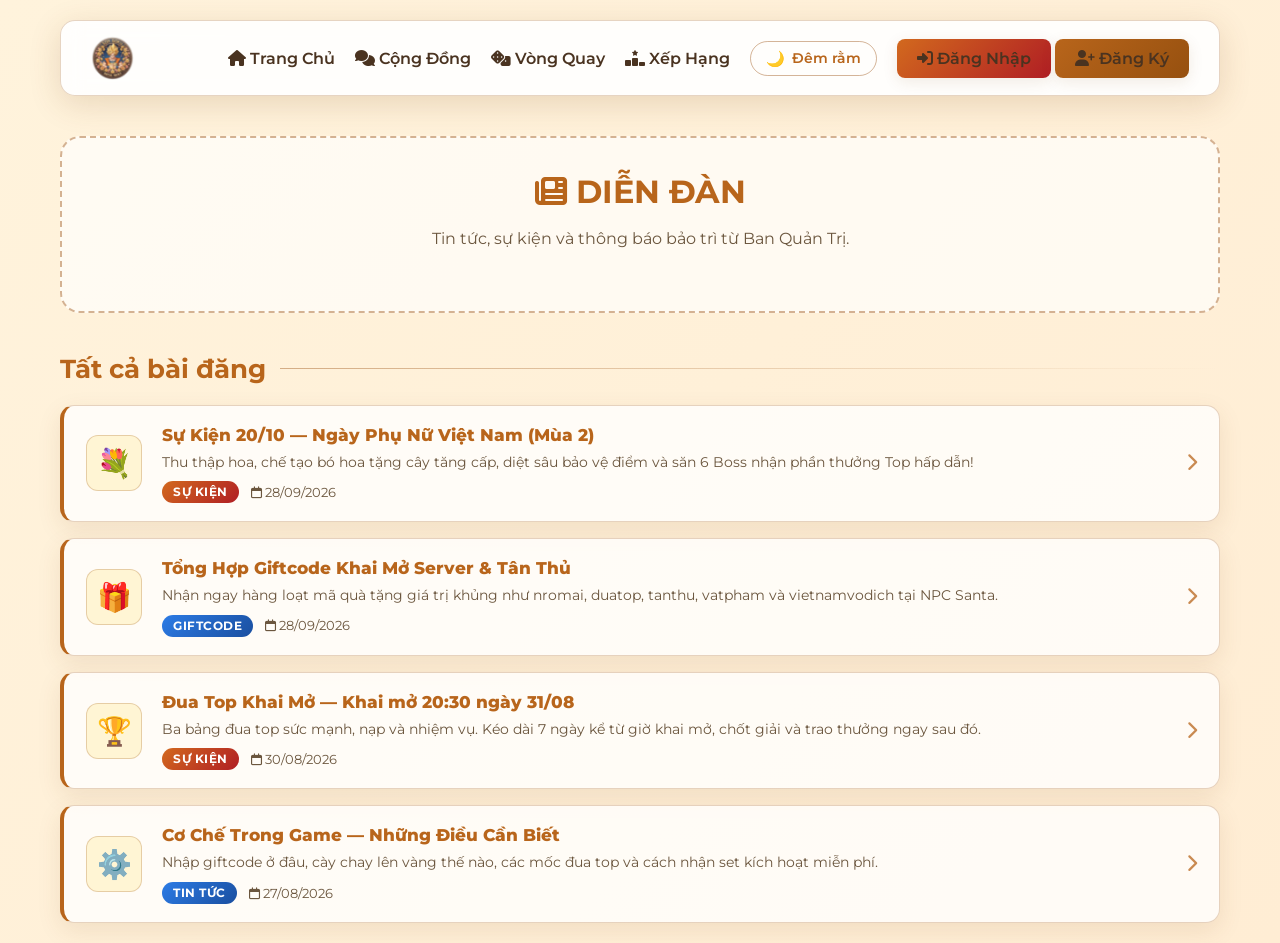
<file: dien-dan.html>
<!DOCTYPE html>
<html lang="vi">
<head>
  <meta charset="UTF-8">
  <meta name="viewport" content="width=device-width, initial-scale=1.0">
  <title>Diễn Đàn - Ngọc Rồng Hoa Mai</title>
  <link rel="stylesheet" href="https://cdnjs.cloudflare.com/ajax/libs/font-awesome/6.4.0/css/all.min.css">
  <link rel="stylesheet" href="css/style.css">
  <script src="js/theme.js"></script>
</head>
<body>

  <div class="apricot-falling-container" id="mainApricotContainer"></div>

  <div class="container">
    <div id="header-placeholder"></div>

    <div class="main-content">

      <div class="hero-banner" style="padding:34px 20px;">
        <h2><i class="fa-solid fa-newspaper"></i> DIỄN ĐÀN</h2>
        <p>Tin tức, sự kiện và thông báo bảo trì từ Ban Quản Trị.</p>
      </div>

      <section class="news-section" style="margin-top:10px;">
        <div class="news-head">
          <h2>Tất cả bài đăng</h2>
        </div>
        <div class="news-list" id="newsList">
          <div class="news-empty">Đang tải bài đăng...</div>
        </div>
      </section>

    </div>

    <!-- Hộp đọc bài -->
    <div id="postModal" class="modal">
      <div class="modal-content post-modal-content">
        <span class="close" onclick="dongBaiDang()">&times;</span>
        <h2 id="postModalTitle"></h2>
        <div class="post-meta" style="margin-bottom:16px;">
          <span id="postModalTag" class="post-tag"></span>
          <span id="postModalDate"></span>
        </div>
        <div class="post-modal-body" id="postModalBody"></div>
        <div id="postModalActions" style="margin-top:20px;"></div>
      </div>
    </div>
  </div>

  <script src="js/posts.js"></script>
  <script>
    document.addEventListener("DOMContentLoaded", function () {
      veBaiDang("newsList");
      taoHoaMai("mainApricotContainer");

      /* mở thẳng một bài qua link dạng dien-dan.html#bai=trung-thu-2026 */
      var m = location.hash.match(/bai=([\w-]+)/);
      if (m) moBaiDang(m[1]);
    });

    function taoHoaMai(id) {
      var khung = document.getElementById(id);
      if (!khung) return;
      for (var i = 0; i < 18; i++) {
        var hoa = document.createElement("div");
        hoa.className = "apricot-flower";
        hoa.style.left = Math.random() * 100 + "vw";
        hoa.style.animationDuration = (Math.random() * 3 + 4) + "s";
        hoa.style.animationDelay = (Math.random() * 5) + "s";
        hoa.style.transform = "scale(" + (Math.random() * 0.6 + 0.6) + ")";
        khung.appendChild(hoa);
      }
    }
  </script>

  <script src="js/api.js"></script>
  <script src="js/auth.js"></script>
</body>
</html>
</file>
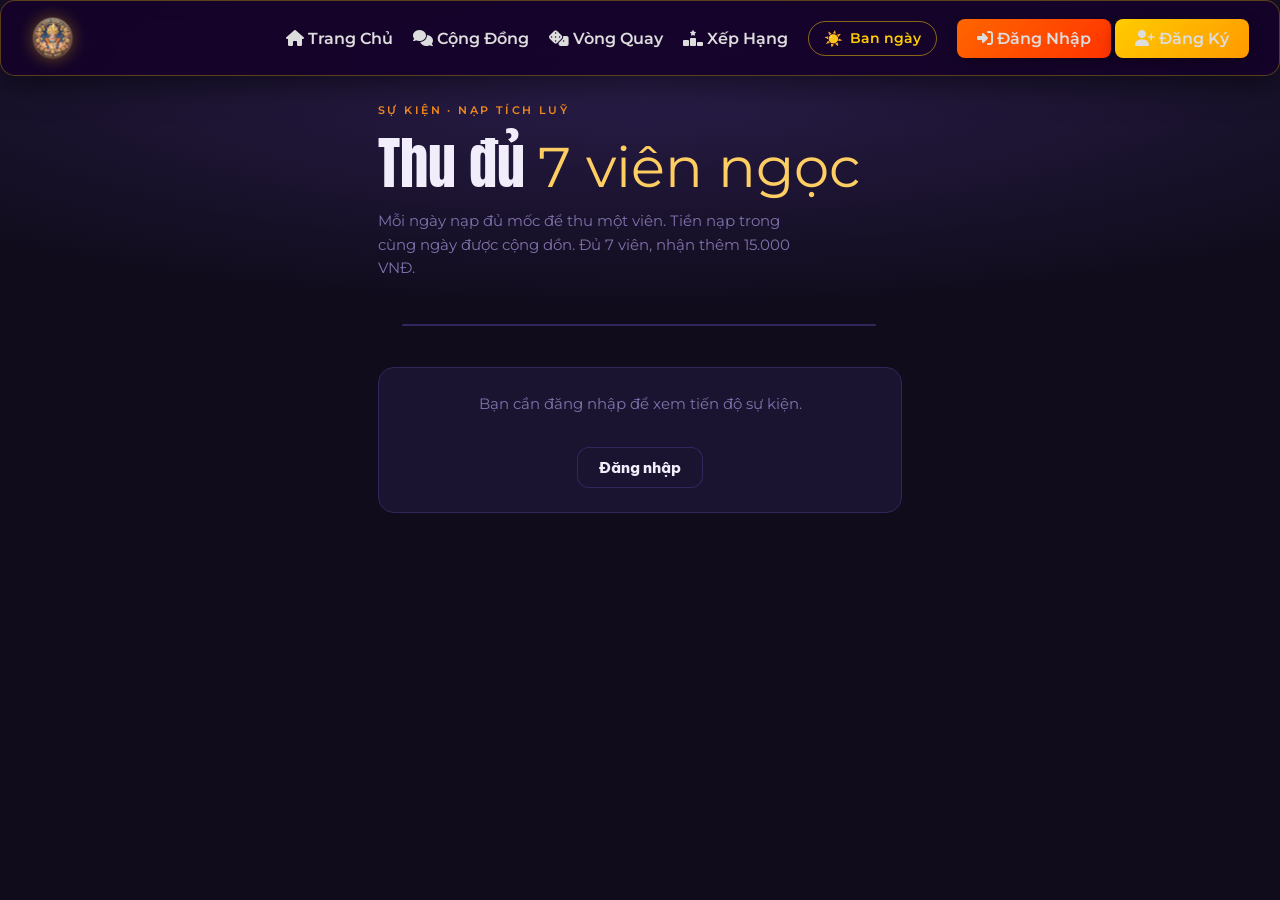
<file: event7.html>
<!DOCTYPE html>
<html lang="vi">
<head>
<meta charset="UTF-8">
<meta name="viewport" content="width=device-width, initial-scale=1">
<title>Nạp Tích Luỹ 7 Ngày — NRO HOA MAI</title>

<link rel="stylesheet" href="css/style.css">
<link rel="stylesheet" href="https://cdnjs.cloudflare.com/ajax/libs/font-awesome/6.4.0/css/all.min.css">
<link rel="preconnect" href="https://fonts.googleapis.com">
<link rel="preconnect" href="https://fonts.gstatic.com" crossorigin>
<link href="https://fonts.googleapis.com/css2?family=Anton&family=Be+Vietnam+Pro:wght@400;600;800&family=JetBrains+Mono:wght@700&display=swap" rel="stylesheet">

<style>

.ev-body{
  --ev-night:#100C1C; --ev-night-2:#1B1430; --ev-night-3:#231A3D;
  --ev-edge:#33265C; --ev-orb:#F58C1F; --ev-orb-hi:#FFCE63; --ev-star:#B32218;
  --ev-jade:#46D2A0; --ev-mist:#8073AC; --ev-paper:#F2EDFB;
  --ev-display:"Anton",Impact,sans-serif;
  --ev-body-font:"Be Vietnam Pro",system-ui,sans-serif;
  --ev-mono:"JetBrains Mono",ui-monospace,monospace;
  background:
    radial-gradient(120% 42% at 50% 8%, #2A1D4A 0%, transparent 62%),
    var(--ev-night);
  color:var(--ev-paper);
  min-height:100vh;
}
.ev-page{
  max-width:560px; margin:0 auto; padding:26px 18px 60px;
  font-family:var(--ev-body-font); font-size:15px; line-height:1.55;
}
.ev-page *{box-sizing:border-box}
.ev-page p{margin:0}

.ev-eyebrow{font-size:11px;letter-spacing:.22em;text-transform:uppercase;color:var(--ev-orb);font-weight:600}
.ev-title{
  font-family:var(--ev-display); font-size:clamp(36px,10.5vw,56px);
  line-height:1.22; margin:10px 0 8px; font-weight:400;
}
.ev-title em{font-style:normal;color:var(--ev-orb-hi)}
.ev-lede{color:var(--ev-mist);max-width:44ch}

/* --- 7 viên ngọc --- */
.ev-orbit{position:relative;margin:32px 0 28px;padding:14px 0}
.ev-track{position:absolute;top:50%;left:24px;right:26px;height:2px;background:var(--ev-edge);transform:translateY(-50%);border-radius:2px}
.ev-track-fill{height:100%;width:0;border-radius:2px;background:linear-gradient(90deg,var(--ev-orb),var(--ev-orb-hi));transition:width .8s cubic-bezier(.22,1,.36,1)}
.ev-orbs{position:relative;display:flex;align-items:center;justify-content:space-between}
.ev-orb{
  position:relative;width:44px;height:44px;border-radius:50%;flex:0 0 auto;
  background:radial-gradient(circle at 32% 28%, #4B3C74, #241B42 70%);
  box-shadow:inset 0 0 0 1px #4A3A7C;
  opacity:0;transform:scale(.7);transition:opacity .45s ease,transform .45s ease;
}
.ev-orb.is-in{opacity:1;transform:scale(1)}
.ev-orb[data-final]{width:56px;height:56px}
.ev-orb[data-state="done"]{
  background:radial-gradient(circle at 30% 24%, #FFE7B0 0%, var(--ev-orb-hi) 18%, var(--ev-orb) 52%, #B85E06 100%);
  box-shadow:inset 0 -3px 8px rgba(120,50,0,.45), 0 0 18px rgba(245,140,31,.5);
}
.ev-orb[data-state="active"]{
  background:radial-gradient(circle at 32% 28%, #6A55A0, #2B2050 70%);
  box-shadow:inset 0 0 0 2px var(--ev-orb), 0 0 0 6px rgba(245,140,31,.14);
  animation:evBreathe 2.6s ease-in-out infinite;
}
.ev-orb[data-state="ready"]{
  background:radial-gradient(circle at 30% 24%, #FFF3D2 0%, var(--ev-orb-hi) 22%, var(--ev-orb) 56%, #B85E06 100%);
  box-shadow:inset 0 -3px 8px rgba(120,50,0,.45), 0 0 0 4px rgba(255,206,99,.22), 0 0 26px rgba(255,206,99,.55);
  animation:evBreathe 1.8s ease-in-out infinite;
}
@keyframes evBreathe{50%{box-shadow:inset 0 0 0 2px var(--ev-orb),0 0 0 12px rgba(245,140,31,.05),0 0 22px rgba(245,140,31,.35)}}
.ev-star{
  position:absolute;width:7px;height:7px;margin:-3.5px 0 0 -3.5px;background:#5A4A8C;
  clip-path:polygon(50% 0,61% 35%,98% 35%,68% 57%,79% 91%,50% 70%,21% 91%,32% 57%,2% 35%,39% 35%);
}
.ev-orb[data-final] .ev-star{width:8px;height:8px;margin:-4px 0 0 -4px}
.ev-orb[data-state="done"] .ev-star,.ev-orb[data-state="ready"] .ev-star{background:var(--ev-star)}


.ev-today{background:linear-gradient(160deg,var(--ev-night-3),var(--ev-night-2));border:1px solid var(--ev-edge);border-radius:18px;padding:22px}
.ev-label{font-size:11px;letter-spacing:.18em;text-transform:uppercase;color:var(--ev-mist);font-weight:600}
.ev-amount{font-family:var(--ev-display);font-size:clamp(42px,13vw,62px);line-height:1.06;margin:6px 0 2px;color:var(--ev-orb-hi);font-weight:400}
.ev-amount span{font-family:var(--ev-body-font);font-size:16px;font-weight:600;color:var(--ev-mist);margin-left:6px}
.ev-note{color:var(--ev-mist);margin-top:6px}
.ev-note b{color:var(--ev-paper);font-weight:600}

.ev-bar{height:7px;background:#2A1F4E;border-radius:99px;margin:16px 0 8px;overflow:hidden}
.ev-bar i{display:block;height:100%;width:0;border-radius:99px;background:linear-gradient(90deg,var(--ev-orb),var(--ev-orb-hi));transition:width .7s cubic-bezier(.22,1,.36,1)}
.ev-bar-cap{display:flex;justify-content:space-between;font-family:var(--ev-mono);font-size:12px;color:var(--ev-mist)}

.ev-btn{
  display:block;width:100%;margin-top:18px;padding:14px 18px;border:0;border-radius:12px;
  cursor:pointer;text-align:center;text-decoration:none;
  font-family:var(--ev-body-font);font-size:15px;font-weight:800;
  background:linear-gradient(180deg,var(--ev-orb-hi),var(--ev-orb));color:#3B1D00;
  transition:transform .12s ease,filter .12s ease;
}
.ev-btn:hover{filter:brightness(1.06)}
.ev-btn:active{transform:translateY(1px)}
.ev-btn:disabled{background:#2A1F4E;color:var(--ev-mist);cursor:not-allowed;filter:none}
.ev-btn-ghost{background:transparent;box-shadow:inset 0 0 0 1px var(--ev-edge);color:var(--ev-paper);width:auto;display:inline-block;padding:11px 22px}

/* --- bảng 7 mốc --- */
.ev-ladder{margin-top:26px;border-top:1px solid var(--ev-edge)}
.ev-row{display:flex;align-items:center;gap:12px;padding:13px 2px;border-bottom:1px solid var(--ev-edge)}
.ev-row-day{font-family:var(--ev-display);font-size:15px;width:62px;color:var(--ev-mist);font-weight:400}
.ev-row-amount{font-family:var(--ev-mono);font-size:14px;flex:1}
.ev-row[data-done="1"] .ev-row-day,.ev-row[data-done="1"] .ev-row-amount{color:var(--ev-paper)}
.ev-chip{font-size:11px;font-weight:600;padding:4px 9px;border-radius:99px}
.ev-chip[data-k="done"]{background:rgba(70,210,160,.14);color:var(--ev-jade)}
.ev-chip[data-k="active"]{background:rgba(245,140,31,.16);color:var(--ev-orb-hi)}
.ev-chip[data-k="lock"]{background:#241B42;color:var(--ev-mist)}


.ev-reward{margin-top:26px;padding:20px;border-radius:18px;background:var(--ev-night-2);border:1px dashed var(--ev-edge)}
.ev-reward.is-ready{border-style:solid;border-color:var(--ev-orb);background:linear-gradient(160deg,#33245C,var(--ev-night-2))}
.ev-reward-amount{font-family:var(--ev-display);font-size:34px;color:var(--ev-orb-hi);font-weight:400}
.ev-reward-amount small{font-family:var(--ev-body-font);font-size:14px;font-weight:600;color:var(--ev-mist)}
.ev-reward-note{color:var(--ev-mist);font-size:13px;margin-top:6px}


.ev-panel{background:var(--ev-night-2);border:1px solid var(--ev-edge);border-radius:16px;padding:24px;text-align:center}
.ev-panel p{color:var(--ev-mist);margin-bottom:14px}
.ev-skeleton{height:16px;border-radius:6px;background:linear-gradient(90deg,#231A3D,#2E2352,#231A3D);background-size:200% 100%;animation:evShimmer 1.3s linear infinite}
@keyframes evShimmer{to{background-position:-200% 0}}
.ev-hide{display:none!important}
.ev-foot{margin-top:22px;font-size:12px;color:var(--ev-mist);line-height:1.7}

.ev-toast{
  position:fixed;left:50%;bottom:26px;transform:translate(-50%,20px);
  background:var(--ev-orb-hi);color:#3B1D00;font-weight:800;font-family:var(--ev-body-font);
  padding:12px 20px;border-radius:99px;opacity:0;pointer-events:none;
  transition:opacity .25s ease,transform .25s ease;z-index:9999;
}
.ev-toast.is-show{opacity:1;transform:translate(-50%,0)}

.ev-page :focus-visible{outline:2px solid var(--ev-orb-hi);outline-offset:3px;border-radius:6px}
@media (prefers-reduced-motion:reduce){
  .ev-page *,.ev-orb{animation:none!important;transition:none!important}
  .ev-orb{opacity:1;transform:none}
}
</style>
</head>
<body class="ev-body">

<div id="header-placeholder"></div>

<main class="ev-page">

  <p class="ev-eyebrow">Sự kiện · Nạp tích luỹ</p>
  <h1 class="ev-title">Thu đủ <em>7 viên ngọc</em></h1>
  <p class="ev-lede">Mỗi ngày nạp đủ mốc để thu một viên. Tiền nạp trong cùng ngày được cộng dồn. Đủ 7 viên, nhận thêm 15.000 VNĐ.</p>

  <div class="ev-orbit">
    <div class="ev-track"><div class="ev-track-fill" id="evTrackFill"></div></div>
    <div class="ev-orbs" id="evOrbs"></div>
  </div>


  <div class="ev-panel" id="evLoading">
    <div class="ev-skeleton" style="width:60%;margin:0 auto 10px"></div>
    <div class="ev-skeleton" style="width:35%;margin:0 auto"></div>
  </div>


  <div class="ev-panel ev-hide" id="evError">
    <p id="evErrorText"></p>
    <button class="ev-btn ev-btn-ghost" id="evErrorBtn"></button>
  </div>


  <div id="evMain" class="ev-hide">

    <section class="ev-today">
      <p class="ev-label" id="evTodayLabel"></p>
      <p class="ev-amount" id="evTodayAmount"></p>
      <p class="ev-note" id="evTodayNote"></p>

      <div id="evTodayBar" class="ev-hide">
        <div class="ev-bar"><i id="evBarFill"></i></div>
        <div class="ev-bar-cap">
          <span id="evBarPaid"></span>
          <span id="evBarNeed"></span>
        </div>
      </div>

      <a class="ev-btn" id="evTopupBtn" href="topup.html">
        <i class="fa-solid fa-wallet"></i> Nạp ngay
      </a>
    </section>

    <section class="ev-ladder" id="evLadder"></section>

    <section class="ev-reward" id="evReward">
      <p class="ev-label">Phần thưởng hoàn thành</p>
      <p class="ev-reward-amount" id="evRewardAmount">15.000 <small>VNĐ</small></p>
      <p class="ev-reward-note" id="evRewardNote"></p>
      <button class="ev-btn" id="evClaimBtn" disabled>Nhận thưởng</button>
    </section>

    <p class="ev-foot">
      Mốc tính theo số tiền chuyển thật, không tính phần cộng thêm theo %.<br>
      Ngày đổi lúc 00:00 giờ Việt Nam. Bỏ một ngày không mất tiến độ đã có.
    </p>
  </div>
</main>

<div class="ev-toast" id="evToast"></div>


<script src="js/api.js"></script>
<script src="js/auth.js"></script>
<script>
(function () {
  const $ = (id) => document.getElementById(id);
  const fmt = (n) => new Intl.NumberFormat("vi-VN").format(n);


  const TOPUP_HREF = "topup.html";

  const STAR_LAYOUT = {
    1:[[50,50]],
    2:[[36,36],[64,64]],
    3:[[50,30],[33,64],[67,64]],
    4:[[34,34],[66,34],[34,66],[66,66]],
    5:[[32,32],[68,32],[50,50],[32,68],[68,68]],
    6:[[31,36],[50,36],[69,36],[31,64],[50,64],[69,64]],
    7:[[50,25],[28,39],[72,39],[50,50],[28,61],[72,61],[50,75]]
  };

  function buildOrbs(days, canClaim) {
    const box = $("evOrbs");
    box.innerHTML = "";
    days.forEach((d, i) => {
      const orb = document.createElement("div");
      orb.className = "ev-orb";
      if (d.day === 7) orb.dataset.final = "1";

      let state = "locked";
      if (d.done) state = (d.day === 7 && canClaim) ? "ready" : "done";
      else if (d.active) state = "active";
      orb.dataset.state = state;

      const label = d.done ? "đã thu" : d.active ? "đang gom hôm nay" : "chưa mở";
      orb.setAttribute("role", "img");
      orb.setAttribute("aria-label", `Viên số ${d.day}, mốc ${fmt(d.required)} đồng, ${label}`);

      STAR_LAYOUT[d.day].forEach(([x, y]) => {
        const s = document.createElement("i");
        s.className = "ev-star";
        s.style.left = x + "%";
        s.style.top = y + "%";
        orb.appendChild(s);
      });

      box.appendChild(orb);
      setTimeout(() => orb.classList.add("is-in"), 70 * i);
    });
  }

  function buildLadder(days) {
    $("evLadder").innerHTML = days.map((d) => {
      const k = d.done ? "done" : d.active ? "active" : "lock";
      const text = d.done ? "Đã thu" : d.active ? "Hôm nay" : "Chưa mở";
      return `<div class="ev-row" data-done="${d.done ? 1 : 0}">
        <span class="ev-row-day">Ngày ${d.day}</span>
        <span class="ev-row-amount">${fmt(d.required)} đ</span>
        <span class="ev-chip" data-k="${k}">${text}</span>
      </div>`;
    }).join("");
  }

  function render(s) {
    const t = s.todayStatus;

    buildOrbs(s.days, s.canClaim);
    buildLadder(s.days);
    $("evTrackFill").style.width =
      (Math.max(0, s.currentDay - 1) / (s.totalDays - 1) * 100) + "%";

    const label = $("evTodayLabel"), amount = $("evTodayAmount"),
          note = $("evTodayNote"), bar = $("evTodayBar"), topup = $("evTopupBtn");

    if (s.rewardClaimed) {
      label.textContent = "Sự kiện đã hoàn thành";
      amount.textContent = "Xong";
      note.innerHTML = `Bạn đã thu đủ 7 viên và nhận <b>${fmt(s.rewardVnd)} VNĐ</b>.`;
      bar.classList.add("ev-hide"); topup.classList.add("ev-hide");
    } else if (s.allDaysDone) {
      label.textContent = "Đủ 7 viên";
      amount.textContent = "Nhận thưởng";
      note.innerHTML = `Bấm <b>Nhận ${fmt(s.rewardVnd)} VNĐ</b> ở dưới để cộng vào tài khoản.`;
      bar.classList.add("ev-hide"); topup.classList.add("ev-hide");
    } else if (t.collected) {
      const next = s.days[s.currentDay];
      label.textContent = `Đã thu viên số ${s.currentDay}`;
      amount.textContent = "Hẹn mai";
      note.innerHTML = `Quay lại mai để gom viên số ${next.day} — mốc <b>${fmt(next.required)} đ</b>.`;
      bar.classList.add("ev-hide"); topup.classList.add("ev-hide");
    } else {
      const partial = t.paid > 0;
      label.textContent = partial ? "Hôm nay cần nạp thêm" : "Hôm nay cần nạp";
      amount.innerHTML = `${fmt(t.remaining)}<span>đ</span>`;
      note.innerHTML = `Nạp đủ <b>${fmt(t.required)} đ</b> trong hôm nay để thu viên số ${t.dayIndex}.`;
      topup.classList.remove("ev-hide");
      topup.href = TOPUP_HREF;
      if (partial) {
        bar.classList.remove("ev-hide");
        $("evBarFill").style.width = Math.min(100, t.paid / t.required * 100) + "%";
        $("evBarPaid").textContent = `${fmt(t.paid)} đ`;
        $("evBarNeed").textContent = `/ ${fmt(t.required)} đ`;
      } else {
        bar.classList.add("ev-hide");
      }
    }

    const claim = $("evClaimBtn");
    $("evRewardAmount").innerHTML = `${fmt(s.rewardVnd)} <small>VNĐ</small>`;
    $("evReward").classList.toggle("is-ready", s.canClaim);

    if (s.rewardClaimed) {
      claim.disabled = true;
      claim.textContent = "Đã nhận";
      $("evRewardNote").textContent = "Số tiền đã được cộng vào ví và tổng nạp.";
    } else if (s.canClaim) {
      claim.disabled = false;
      claim.textContent = `Nhận ${fmt(s.rewardVnd)} VNĐ`;
      $("evRewardNote").textContent = "Cộng vào ví và tổng nạp ngay khi bấm.";
    } else {
      claim.disabled = true;
      claim.textContent = `Còn ${s.totalDays - s.currentDay} viên nữa`;
      $("evRewardNote").textContent = `Tổng cần nạp cả sự kiện: ${fmt(s.totalRequired)} đ.`;
    }

    $("evLoading").classList.add("ev-hide");
    $("evError").classList.add("ev-hide");
    $("evMain").classList.remove("ev-hide");
  }

  function showError(msg, action) {
    $("evLoading").classList.add("ev-hide");
    $("evMain").classList.add("ev-hide");
    $("evErrorText").textContent = msg;
    const btn = $("evErrorBtn");
    btn.textContent = action.text;
    btn.onclick = action.run;
    $("evError").classList.remove("ev-hide");
  }

  function toast(msg) {
    const el = $("evToast");
    el.textContent = msg;
    el.classList.add("is-show");
    setTimeout(() => el.classList.remove("is-show"), 2600);
  }

  const goLogin = { text: "Đăng nhập", run: () => { window.location.href = "login.html"; } };
  const retry   = { text: "Thử lại",   run: () => { $("evError").classList.add("ev-hide");
                                                    $("evLoading").classList.remove("ev-hide");
                                                    load(); } };

  async function load() {
    if (!isLoggedIn()) {
      return showError("Bạn cần đăng nhập để xem tiến độ sự kiện.", goLogin);
    }

    const res = await getDailyEvent();

    if (res.httpStatus === 401 || res.httpStatus === 403) {
      clearLogin();
      return showError("Phiên đăng nhập đã hết. Đăng nhập lại để xem tiến độ.", goLogin);
    }
    if (!res.success) {
      return showError(res.message || "Không tải được tiến độ sự kiện.", retry);
    }

    render(res.data);
  }

  $("evClaimBtn").addEventListener("click", async () => {
    const btn = $("evClaimBtn");
    const original = btn.textContent;
    btn.disabled = true;
    btn.textContent = "Đang nhận...";

    const res = await claimDailyEvent();

    if (res.success) {
      toast(res.message || "Đã nhận thưởng");
      load();
      return;
    }

    if (res.httpStatus === 0) {
      toast("Mất kết nối, đang kiểm tra lại");
      load();
      return;
    }

    toast(res.message || "Không nhận được thưởng");
    load();
  });

  load();
})();
</script>
</body>
</html>
</file>
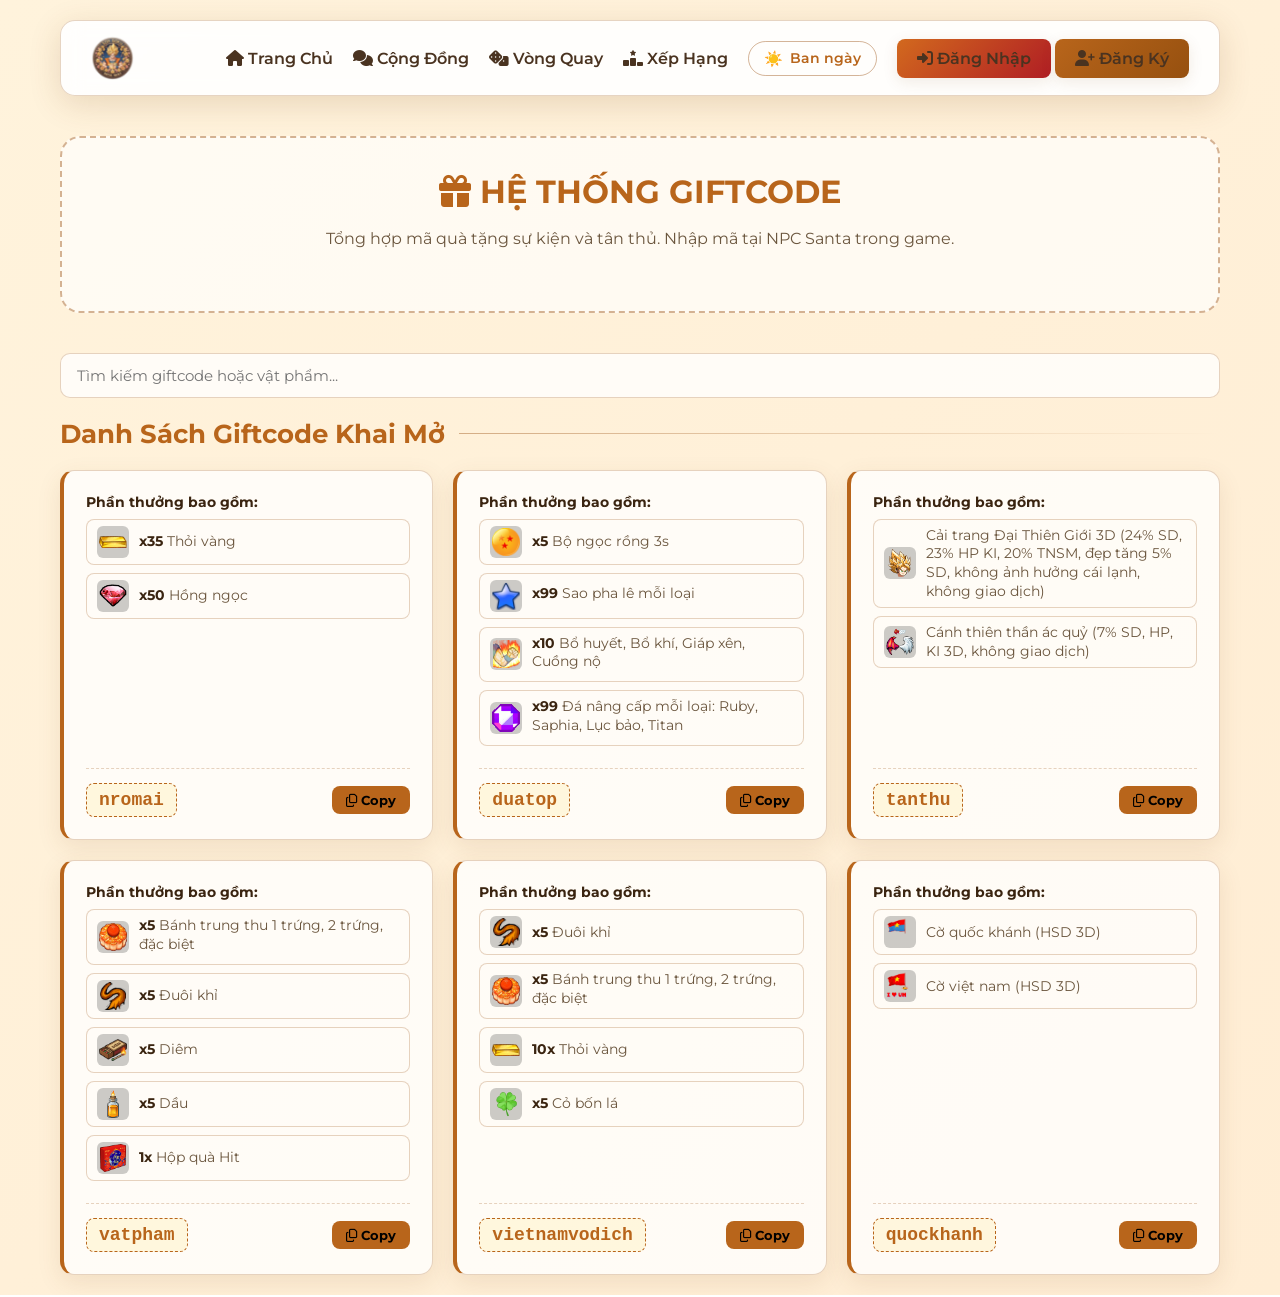
<file: giftcode.html>
<!DOCTYPE html>
<html lang="vi">
<head>
  <meta charset="UTF-8">
  <meta name="viewport" content="width=device-width, initial-scale=1.0">
  <title>Giftcode & Mã Quà Tặng - Ngọc Rồng Hoa Mai</title>
  <link rel="stylesheet" href="https://cdnjs.cloudflare.com/ajax/libs/font-awesome/6.4.0/css/all.min.css">
  <link rel="stylesheet" href="css/style.css">
  <script src="js/theme.js"></script>

  <style>
    .gift-grid {
      display: grid;
      grid-template-columns: repeat(auto-fit, minmax(320px, 1fr));
      gap: 20px;
      margin-top: 15px;
    }

    .gift-card {
      background: var(--the-nen);
      border: 1px solid var(--vien);
      border-left: 4px solid var(--vang);
      border-radius: 14px;
      padding: 22px;
      box-shadow: 0 8px 24px var(--bong-nhe);
      transition: .25s;
      display: flex;
      flex-direction: column;
    }
    .gift-card:hover {
      transform: translateY(-4px);
      border-color: var(--vang);
      box-shadow: 0 14px 32px var(--bong-nhe),
                  0 0 22px rgba(255, 204, 0, calc(.18 * var(--hao-quang)));
    }

    .gift-top {
      display: flex;
      justify-content: space-between;
      align-items: center;
      margin-top: 14px;
      border-top: 1px dashed var(--vien);
      padding-top: 14px;
    }

    .gift-code-text {
      font-size: 18px;
      font-weight: 800;
      color: var(--vang);
      font-family: monospace;
      background: rgba(255, 204, 0, 0.1);
      padding: 6px 12px;
      border-radius: 8px;
      border: 1px dashed var(--vang);
    }

    .btn-copy {
      background: var(--vang);
      color: #000;
      border: none;
      padding: 6px 14px;
      border-radius: 8px;
      font-weight: 700;
      cursor: pointer;
      transition: 0.2s;
      font-size: 13px;
    }
    .btn-copy:hover {
      opacity: 0.9;
      transform: scale(1.05);
    }

    .gift-items-title {
      font-size: 14px;
      font-weight: 700;
      color: var(--chu);
      margin-bottom: 8px;
    }

    .gift-item-list {
      list-style: none;
      padding: 0;
      margin: 0;
    }

    .gift-item-row {
      display: flex;
      align-items: center;
      gap: 10px;
      margin-bottom: 8px;
      background: rgba(255, 255, 255, 0.03);
      padding: 6px 10px;
      border-radius: 8px;
      border: 1px solid var(--vien);
    }

    .gift-item-img {
      width: 32px;
      height: 32px;
      object-fit: contain;
      flex: none;
      background: rgba(0,0,0,0.2);
      border-radius: 6px;
      padding: 2px;
    }

    .gift-item-info {
      flex: 1;
      font-size: 13.5px;
      color: var(--chu-mo);
      line-height: 1.4;
    }
    .gift-item-info strong {
      color: var(--chu);
    }

    .sub-item-group {
      margin-top: 4px;
      padding-left: 8px;
      border-left: 2px solid rgba(255, 204, 0, 0.3);
    }

    .search-box-container {
      margin-bottom: 20px;
      display: flex;
      gap: 10px;
    }
    .search-box-container input {
      flex: 1;
      padding: 12px 16px;
      border-radius: 10px;
      border: 1px solid var(--vien);
      background: var(--the-nen);
      color: var(--chu);
      font-size: 15px;
    }
    .search-box-container input:focus {
      outline: none;
      border-color: var(--vang);
    }

    .toast-copy {
      position: fixed;
      bottom: 20px;
      right: 20px;
      background: #10b981;
      color: #fff;
      padding: 10px 20px;
      border-radius: 8px;
      font-weight: 600;
      box-shadow: 0 4px 12px rgba(0,0,0,0.3);
      display: none;
      z-index: 2000;
      animation: fadeInOut 0.3s ease;
    }
    @keyframes fadeInOut {
      from { opacity: 0; transform: translateY(10px); }
      to { opacity: 1; transform: translateY(0); }
    }
  </style>
</head>
<body>

  <div class="apricot-falling-container" id="mainApricotContainer"></div>

  <div class="container">
    <div id="header-placeholder"></div>

    <div class="main-content">

      <div class="hero-banner" style="padding:34px 20px;">
        <h2><i class="fa-solid fa-gift"></i> HỆ THỐNG GIFTCODE</h2>
        <p>Tổng hợp mã quà tặng sự kiện và tân thủ. Nhập mã tại NPC Santa trong game.</p>
      </div>

      <div class="search-box-container" style="margin-top: 20px;">
        <input type="text" id="searchCode" placeholder="Tìm kiếm giftcode hoặc vật phẩm..." onkeyup="filterCodes()">
      </div>

      <div class="news-section" style="margin-top:10px;">
        <div class="news-head">
          <h2>Danh Sách Giftcode Khai Mở</h2>
        </div>

        <div class="gift-grid" id="giftGrid">

          <!-- Code 1: nromai -->
          <div class="gift-card" data-keywords="nromai thoi vang hong ngoc">
            <div style="flex: 1;">
              <div class="gift-items-title">Phần thưởng bao gồm:</div>
              <ul class="gift-item-list">
                <li class="gift-item-row">
                  <img src="assets/images/prizes/thoivang.png" alt="Thỏi vàng" class="gift-item-img" onerror="this.src='https://via.placeholder.com/32'">
                  <div class="gift-item-info"><strong>x35</strong> Thỏi vàng</div>
                </li>
                <li class="gift-item-row">
                  <img src="assets/images/prizes/hongngoc.png" alt="Hồng ngọc" class="gift-item-img" onerror="this.src='https://via.placeholder.com/32'">
                  <div class="gift-item-info"><strong>x50</strong> Hồng ngọc</div>
                </li>
              </ul>
            </div>
            <div class="gift-top">
              <span class="gift-code-text" id="code-nromai">nromai</span>
              <button class="btn-copy" onclick="copyCode('nromai')"><i class="fa-regular fa-copy"></i> Copy</button>
            </div>
          </div>

          <!-- Code 2: duatop -->
          <div class="gift-card" data-keywords="duatop 3sao sao pha le item cap 1 da nang cap bohuyet bokhi giapxen cuongno tat ruby saphia lucbao titan spl1 spl2 spl3 spl4">
            <div style="flex: 1;">
              <div class="gift-items-title">Phần thưởng bao gồm:</div>
              <ul class="gift-item-list">
                <li class="gift-item-row">
                  <img src="assets/images/prizes/3sao.png" alt="Ngọc rồng 3s" class="gift-item-img" onerror="this.src='https://via.placeholder.com/32'">
                  <div class="gift-item-info"><strong>x5</strong> Bộ ngọc rồng 3s</div>
                </li>
                <li class="gift-item-row">
                  <img src="assets/images/prizes/spl1.png" alt="Sao pha lê" class="gift-item-img" onerror="this.src='https://via.placeholder.com/32'">
                  <div class="gift-item-info">
                    <strong>x99</strong> Sao pha lê mỗi loại
                    <div class="sub-item-group"></div>
                  </div>
                </li>
                <li class="gift-item-row">
                  <img src="assets/images/prizes/cuongno.png" alt="Item cấp 1" class="gift-item-img" onerror="this.src='https://via.placeholder.com/32'">
                  <div class="gift-item-info">
                    <strong>x10</strong> Bổ huyết, Bổ khí, Giáp xên, Cuồng nộ
                    <div class="sub-item-group"></div>
                  </div>
                </li>
                <li class="gift-item-row">
                  <img src="assets/images/prizes/tat.png" alt="Đá nâng cấp" class="gift-item-img" onerror="this.src='https://via.placeholder.com/32'">
                  <div class="gift-item-info">
                    <strong>x99</strong> Đá nâng cấp mỗi loại: Ruby, Saphia, Lục bảo, Titan
                    <div class="sub-item-group"></div>
                  </div>
                </li>
              </ul>
            </div>
            <div class="gift-top">
              <span class="gift-code-text" id="code-duatop">duatop</span>
              <button class="btn-copy" onclick="copyCode('duatop')"><i class="fa-regular fa-copy"></i> Copy</button>
            </div>
          </div>

          <!-- Code 3: tanthu -->
          <div class="gift-card" data-keywords="tanthu cai trang dai thien gioi canh thien than ac quy">
            <div style="flex: 1;">
              <div class="gift-items-title">Phần thưởng bao gồm:</div>
              <ul class="gift-item-list">
                <li class="gift-item-row">
                  <img src="assets/images/prizes/daithiengioi.png" alt="Cải trang Đại Thiên Giới" class="gift-item-img" onerror="this.src='https://via.placeholder.com/32'">
                  <div class="gift-item-info">Cải trang Đại Thiên Giới 3D (24% SD, 23% HP KI, 20% TNSM, đẹp tăng 5% SD, không ảnh hưởng cái lạnh, không giao dịch)</div>
                </li>
                <li class="gift-item-row">
                  <img src="assets/images/prizes/canhthienthan.png" alt="Cánh thiên thần ác quỷ" class="gift-item-img" onerror="this.src='https://via.placeholder.com/32'">
                  <div class="gift-item-info">Cánh thiên thần ác quỷ (7% SD, HP, KI 3D, không giao dịch)</div>
                </li>
              </ul>
            </div>
            <div class="gift-top">
              <span class="gift-code-text" id="code-tanthu">tanthu</span>
              <button class="btn-copy" onclick="copyCode('tanthu')"><i class="fa-regular fa-copy"></i> Copy</button>
            </div>
          </div>

          <!-- Code 4: vatpham -->
          <div class="gift-card" data-keywords="vatpham banh trung thu trungthu1trung trungthu2trung trungthudb duoi khi duoi_khi diem dau hop hit">
            <div style="flex: 1;">
              <div class="gift-items-title">Phần thưởng bao gồm:</div>
              <ul class="gift-item-list">
                <li class="gift-item-row">
                  <img src="assets/images/prizes/trungthu1trung.png" alt="Bánh mỗi loại" class="gift-item-img" onerror="this.src='https://via.placeholder.com/32'">
                  <div class="gift-item-info">
                    <strong>x5</strong> Bánh trung thu 1 trứng, 2 trứng, đặc biệt
                    <div class="sub-item-group"></div>
                  </div>
                </li>
                <li class="gift-item-row">
                  <img src="assets/images/prizes/duoikhi.png" alt="Đuôi khỉ" class="gift-item-img" onerror="this.src='https://via.placeholder.com/32'">
                  <div class="gift-item-info"><strong>x5</strong> Đuôi khỉ</div>
                </li>
                <li class="gift-item-row">
                  <img src="assets/images/prizes/diem.png" alt="Diêm" class="gift-item-img" onerror="this.src='https://via.placeholder.com/32'">
                  <div class="gift-item-info"><strong>x5</strong> Diêm</div>
                </li>
                <li class="gift-item-row">
                  <img src="assets/images/prizes/dau.png" alt="Dầu" class="gift-item-img" onerror="this.src='https://via.placeholder.com/32'">
                  <div class="gift-item-info"><strong>x5</strong> Dầu</div>
                </li>
                <li class="gift-item-row">
                  <img src="assets/images/prizes/hophit.png" alt="Hộp hit" class="gift-item-img" onerror="this.src='https://via.placeholder.com/32'">
                  <div class="gift-item-info"><strong>1x</strong> Hộp quà Hit</div>
                </li>
              </ul>
            </div>
            <div class="gift-top">
              <span class="gift-code-text" id="code-vatpham">vatpham</span>
              <button class="btn-copy" onclick="copyCode('vatpham')"><i class="fa-regular fa-copy"></i> Copy</button>
            </div>
          </div>

          <!-- Code 5: vietnamvodich -->
          <div class="gift-card" data-keywords="vietnamvodich duoi khi banh trungthu1trung trungthu2trung trungthudb thoi vang co bon la">
            <div style="flex: 1;">
              <div class="gift-items-title">Phần thưởng bao gồm:</div>
              <ul class="gift-item-list">
                <li class="gift-item-row">
                  <img src="assets/images/prizes/duoikhi.png" alt="Đuôi khỉ" class="gift-item-img" onerror="this.src='https://via.placeholder.com/32'">
                  <div class="gift-item-info"><strong>x5</strong> Đuôi khỉ</div>
                </li>
                <li class="gift-item-row">
                  <img src="assets/images/prizes/trungthu1trung.png" alt="Bánh mỗi loại" class="gift-item-img" onerror="this.src='https://via.placeholder.com/32'">
                  <div class="gift-item-info">
                    <strong>x5</strong> Bánh trung thu 1 trứng, 2 trứng, đặc biệt
                    <div class="sub-item-group"></div>
                  </div>
                </li>
                <li class="gift-item-row">
                  <img src="assets/images/prizes/thoivang.png" alt="Thỏi vàng" class="gift-item-img" onerror="this.src='https://via.placeholder.com/32'">
                  <div class="gift-item-info"><strong>10x</strong> Thỏi vàng</div>
                </li>
                <li class="gift-item-row">
                  <img src="assets/images/prizes/cobonla.png" alt="Cỏ bốn lá" class="gift-item-img" onerror="this.src='https://via.placeholder.com/32'">
                  <div class="gift-item-info"><strong>x5</strong> Cỏ bốn lá</div>
                </li>
              </ul>
            </div>
            <div class="gift-top">
              <span class="gift-code-text" id="code-vietnamvodich">vietnamvodich</span>
              <button class="btn-copy" onclick="copyCode('vietnamvodich')"><i class="fa-regular fa-copy"></i> Copy</button>
            </div>
          </div>

          <!-- Code 6: quockhanh -->
          <div class="gift-card" data-keywords="quockhanh coquockhanh covietnam hsd 3d">
            <div style="flex: 1;">
              <div class="gift-items-title">Phần thưởng bao gồm:</div>
              <ul class="gift-item-list">
                <li class="gift-item-row">
                  <img src="assets/images/prizes/coquockhanh.png" alt="Cờ quốc khánh" class="gift-item-img" onerror="this.src='https://via.placeholder.com/32'">
                  <div class="gift-item-info">Cờ quốc khánh (HSD 3D)</div>
                </li>
                <li class="gift-item-row">
                  <img src="assets/images/prizes/covietnam.png" alt="Cờ việt nam" class="gift-item-img" onerror="this.src='https://via.placeholder.com/32'">
                  <div class="gift-item-info">Cờ việt nam (HSD 3D)</div>
                </li>
              </ul>
            </div>
            <div class="gift-top">
              <span class="gift-code-text" id="code-quockhanh">quockhanh</span>
              <button class="btn-copy" onclick="copyCode('quockhanh')"><i class="fa-regular fa-copy"></i> Copy</button>
            </div>
          </div>

        </div>
      </section>

    </div>
  </div>

  <div class="toast-copy" id="toastCopy">Đã sao chép mã giftcode thành công!</div>

  <script>
    document.addEventListener("DOMContentLoaded", function () {
      var khung = document.getElementById("mainApricotContainer");
      if (!khung) return;
      for (var i = 0; i < 18; i++) {
        var hoa = document.createElement("div");
        hoa.className = "apricot-flower";
        hoa.style.left = Math.random() * 100 + "vw";
        hoa.style.animationDuration = (Math.random() * 3 + 4) + "s";
        hoa.style.animationDelay = (Math.random() * 5) + "s";
        hoa.style.transform = "scale(" + (Math.random() * 0.6 + 0.6) + ")";
        khung.appendChild(hoa);
      }
    });

    function copyCode(codeId) {
      let codeText = document.getElementById('code-' + codeId).innerText;
      navigator.clipboard.writeText(codeText).then(function() {
        let toast = document.getElementById('toastCopy');
        toast.style.display = 'block';
        setTimeout(function() {
          toast.style.display = 'none';
        }, 2000);
      });
    }

    function filterCodes() {
      let input = document.getElementById('searchCode').value.toLowerCase().trim();
      let cards = document.querySelectorAll('#giftGrid .gift-card');

      cards.forEach(card => {
        let keywords = card.getAttribute('data-keywords') || '';
        let textContent = card.innerText.toLowerCase();
        
        if (input === "" || keywords.includes(input) || textContent.includes(input)) {
          card.style.display = "";
        } else {
          card.style.display = "none";
        }
      });
    }
  </script>

  <script src="js/api.js"></script>
  <script src="js/auth.js"></script>
</body>
</html>
</file>
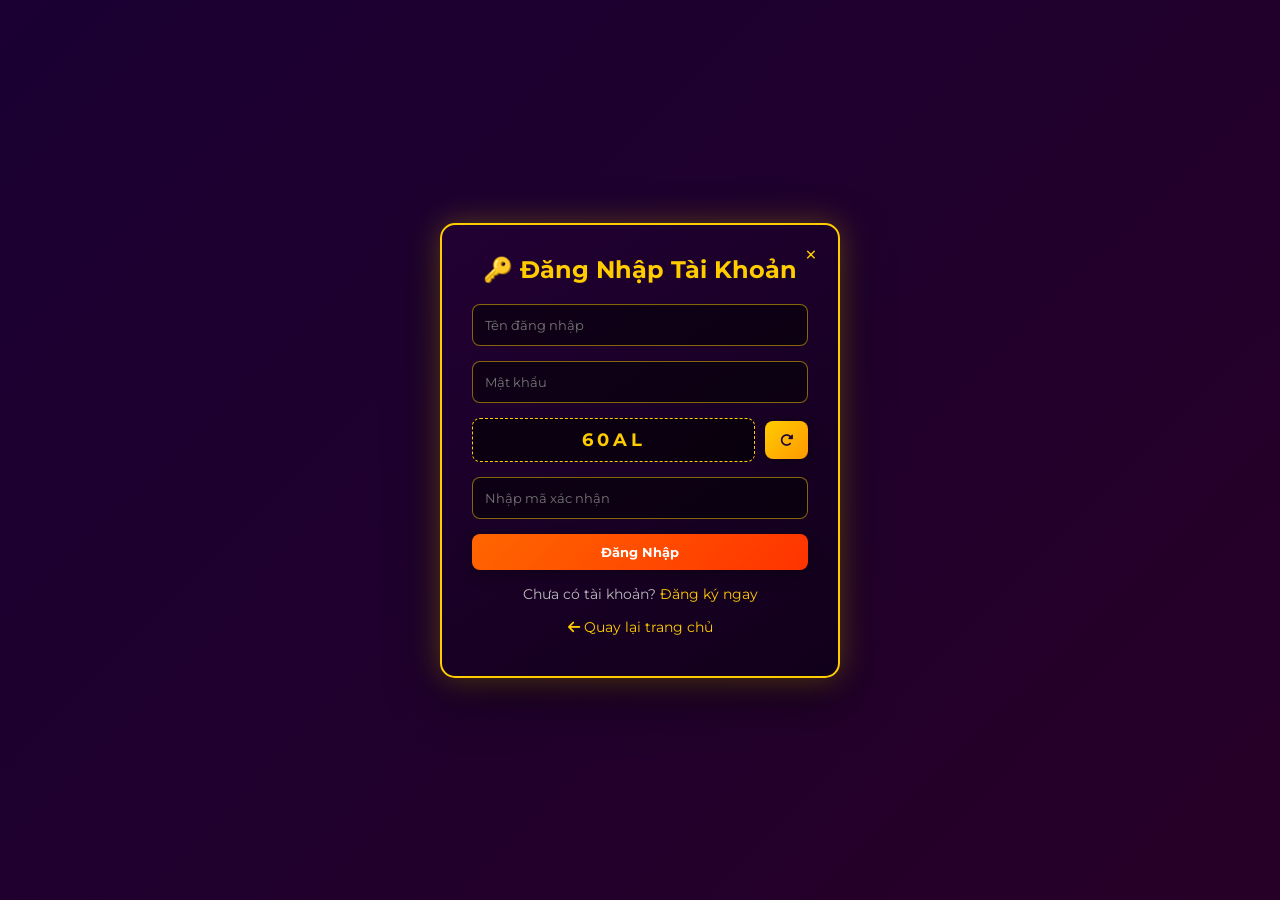
<file: login.html>
<!DOCTYPE html>
<html lang="vi">
<head>
  <meta charset="UTF-8">
  <meta name="viewport" content="width=device-width, initial-scale=1.0">
  <title>Đăng Nhập - Ngọc Rồng Hoa Mai</title>
  <link rel="stylesheet" href="https://cdnjs.cloudflare.com/ajax/libs/font-awesome/6.4.0/css/all.min.css">
  <link rel="stylesheet" href="css/style.css">
</head>
<body style="display: flex; justify-content: center; align-items: center; height: 100vh; margin: 0;">

  <div class="modal-content" style="display: block; max-width: 400px; width: 100%;">
    <a href="index.html" class="close" style="text-decoration: none;">&times;</a>
    <h2>🔑 Đăng Nhập Tài Khoản</h2>
    <form id="loginForm">
      <input type="text" id="loginUsername" placeholder="Tên đăng nhập" required>
      <input type="password" id="loginPassword" placeholder="Mật khẩu" required>
      
      <div style="display: flex; gap: 10px; align-items: center; margin-bottom: 15px;">
        <div id="captchaBox" style="flex: 1; background: rgba(0,0,0,0.6); border: 1px dashed #ffcc00; color: #ffcc00; font-weight: bold; font-size: 18px; text-align: center; padding: 10px; border-radius: 8px; letter-spacing: 4px; user-select: none;">
          1234
        </div>
        <button type="button" id="refreshCaptcha" class="btn-secondary" style="padding: 11px 15px; margin: 0;"><i class="fa-solid fa-rotate-right"></i></button>
      </div>
      <input type="text" id="loginCaptcha" placeholder="Nhập mã xác nhận" required>

      <button type="submit" class="btn-primary" style="width: 100%;">Đăng Nhập</button>
      <p>Chưa có tài khoản? <a href="register.html">Đăng ký ngay</a></p>
      <p><a href="index.html"><i class="fa-solid fa-arrow-left"></i> Quay lại trang chủ</a></p>
    </form>
    <div id="loginMessage" class="message"></div>
  </div>
  <script src="js/api.js"></script>
  <script src="js/auth.js"></script>
  
</body>
</html>
</file>
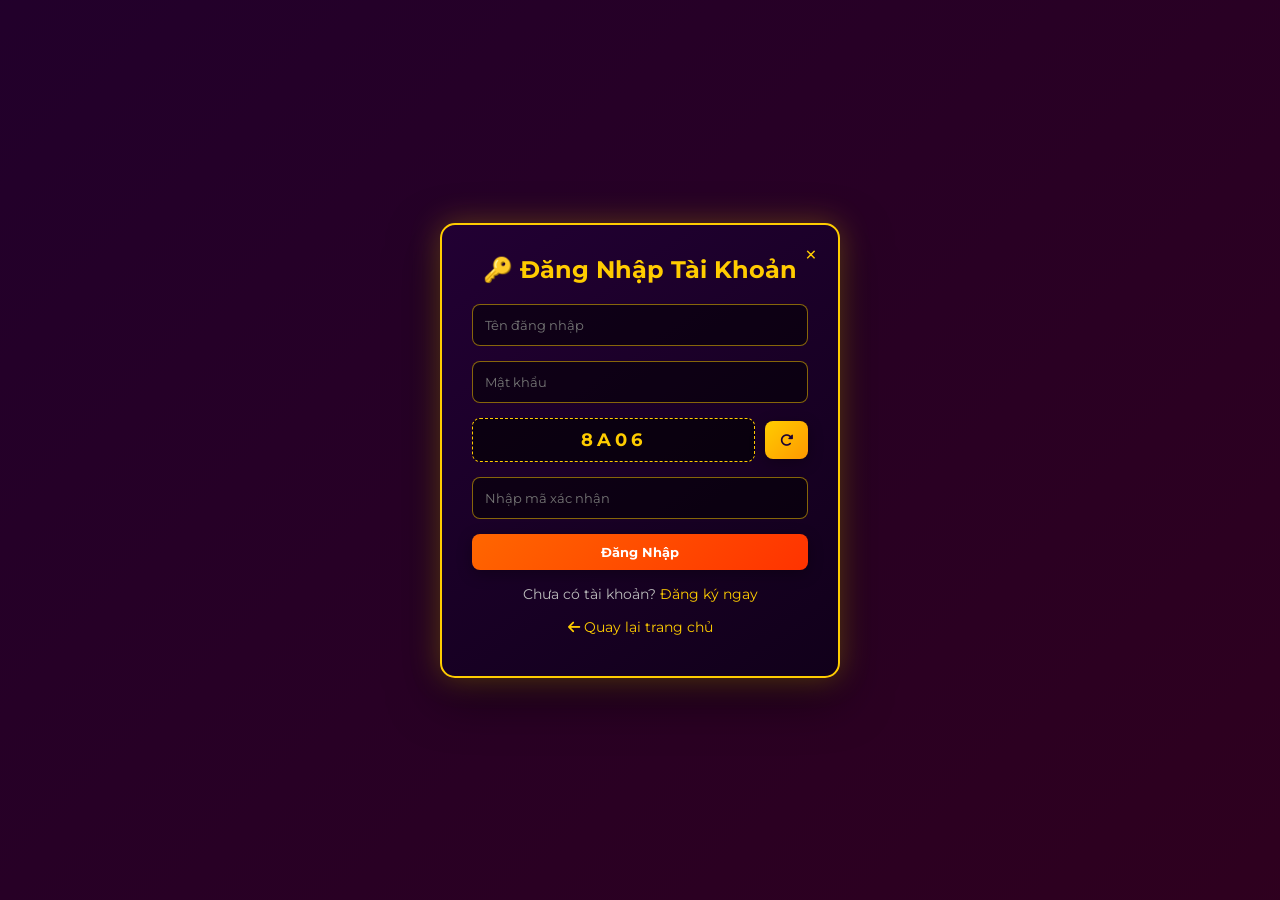
<file: profile.html>
<!DOCTYPE html>
<html lang="vi">
<head>
  <meta charset="UTF-8">
  <meta name="viewport" content="width=device-width, initial-scale=1.0">
  <title>Thông Tin Tài Khoản - Ngọc Rồng Hoa Mai</title>
  <link rel="stylesheet" href="https://cdnjs.cloudflare.com/ajax/libs/font-awesome/6.4.0/css/all.min.css">
  <link rel="stylesheet" href="css/style.css">
</head>
<body style="display: flex; flex-direction: column; align-items: center; justify-content: center; min-height: 100vh;">

  <div id="header-placeholder" style="width: 100%; position: absolute; top: 0;"></div>

  <div class="modal-content" style="display: block; max-width: 450px; width: 90%; margin-top: 60px;">
    <h2>👤 Thông Tin Tài Khoản</h2>
    <div class="profile-info" style="margin: 20px 0; line-height: 1.8;">
      <p><strong>Tên đăng nhập:</strong> <span id="profileUsername">Đang tải...</span></p>
      <p><strong>Ngày tạo tài khoản:</strong> <span id="profileCreated">Đang tải...</span></p>
      <p><strong>Tổng đã nạp:</strong> <span id="profileTongnap">Đang tải...</span></p>
      <p><strong>Số dư hiện tại:</strong> <span id="profileVnd">Đang tải...</span></p>
    </div>
    
    <div style="display: flex; flex-direction: column; gap: 10px;">
      <button class="btn-primary" onclick="openModal('changePasswordModal')" style="width: 100%;"><i class="fa-solid fa-key"></i> Đổi Mật Khẩu</button>
      <div style="display: flex; gap: 10px;">
        <a href="index.html" class="btn-secondary" style="flex: 1; text-align: center; text-decoration: none; padding: 10px;"><i class="fa-solid fa-house"></i> Về Trang Chủ</a>
        <button id="logoutBtn2" class="btn-logout" style="flex: 1;"><i class="fa-solid fa-right-from-bracket"></i> Đăng Xuất</button>
      </div>
    </div>
  </div>

  <div id="changePasswordModal" class="modal">
    <div class="modal-content">
      <span class="close" onclick="closeModal('changePasswordModal')">&times;</span>
      <h2>🔒 Đổi Mật Khẩu</h2>
      <form id="changePasswordForm">
        <div style="position: relative;">
          <input type="password" id="oldPassword" placeholder="Mật khẩu cũ" required style="width: 100%; box-sizing: border-box; padding-right: 40px;">
          <i class="fa-solid fa-eye toggle-eye" data-target="oldPassword" style="position: absolute; right: 14px; top: 50%; transform: translateY(-50%); cursor: pointer; color: #999;"></i>
        </div>
        <div style="position: relative;">
          <input type="password" id="newPassword" placeholder="Mật khẩu mới (6+ ký tự)" required style="width: 100%; box-sizing: border-box; padding-right: 40px;">
          <i class="fa-solid fa-eye toggle-eye" data-target="newPassword" style="position: absolute; right: 14px; top: 50%; transform: translateY(-50%); cursor: pointer; color: #999;"></i>
        </div>
        <button type="submit" class="btn-primary">Cập Nhật Mật Khẩu</button>
      </form>
      <div id="changePasswordMessage" class="message"></div>
    </div>
  </div>

  <script>
    function openModal(modalId) {
      document.getElementById(modalId).style.display = "flex";
    }
    function closeModal(modalId) {
      document.getElementById(modalId).style.display = "none";
    }
    document.querySelectorAll(".toggle-eye").forEach((icon) => {
      icon.addEventListener("click", () => {
        const input = document.getElementById(icon.dataset.target);
        if (input.type === "password") {
          input.type = "text";
          icon.classList.remove("fa-eye");
          icon.classList.add("fa-eye-slash");
        } else {
          input.type = "password";
          icon.classList.remove("fa-eye-slash");
          icon.classList.add("fa-eye");
        }
      });
    });
  </script>
  <script src="js/api.js"></script>
  <script src="js/auth.js"></script>
</body>
</html>
</file>
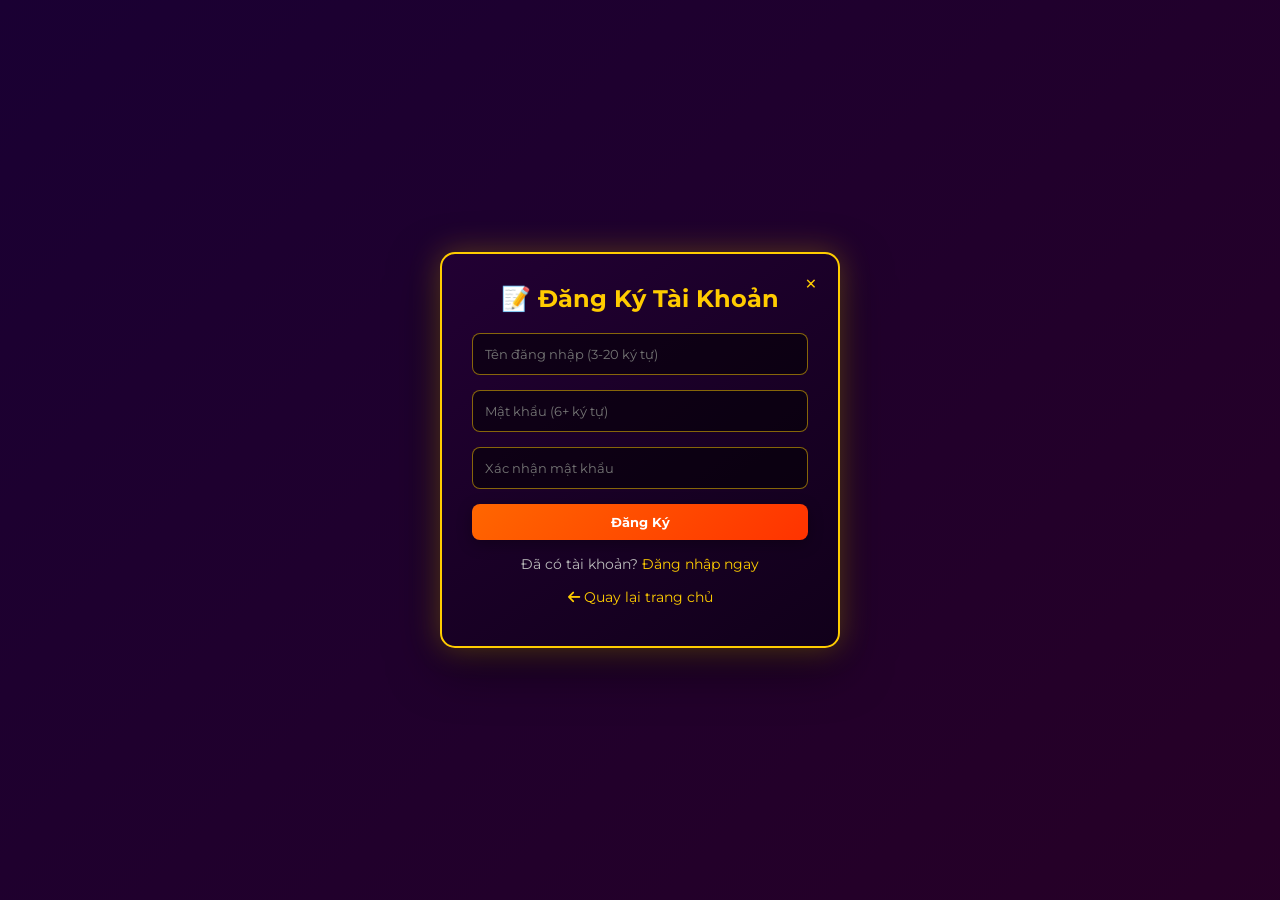
<file: register.html>
<!DOCTYPE html>
<html lang="vi">
<head>
  <meta charset="UTF-8">
  <meta name="viewport" content="width=device-width, initial-scale=1.0">
  <title>Đăng Ký - Ngọc Rồng Hoa Mai</title>
  <link rel="stylesheet" href="https://cdnjs.cloudflare.com/ajax/libs/font-awesome/6.4.0/css/all.min.css">
  <link rel="stylesheet" href="css/style.css">
</head>
<body style="display: flex; justify-content: center; align-items: center; height: 100vh;">

  <div class="modal-content" style="display: block; max-width: 400px; width: 100%;">
    <a href="index.html" class="close" style="text-decoration: none;">&times;</a>
    <h2>📝 Đăng Ký Tài Khoản</h2>
    <form id="registerForm">
      <input type="text" id="registerUsername" placeholder="Tên đăng nhập (3-20 ký tự)" required>
      <input type="password" id="registerPassword" placeholder="Mật khẩu (6+ ký tự)" required>
      <input type="password" id="confirmPassword" placeholder="Xác nhận mật khẩu" required>
      <button type="submit" class="btn-primary" style="width: 100%;">Đăng Ký</button>
      <p>Đã có tài khoản? <a href="login.html">Đăng nhập ngay</a></p>
      <p><a href="index.html"><i class="fa-solid fa-arrow-left"></i> Quay lại trang chủ</a></p>
    </form>
    <div id="registerMessage" class="message"></div>
  </div>
<script src="js/security.js"></script>
  <script src="js/api.js"></script>
  <script src="js/auth.js"></script>
</body>
</html>
</file>
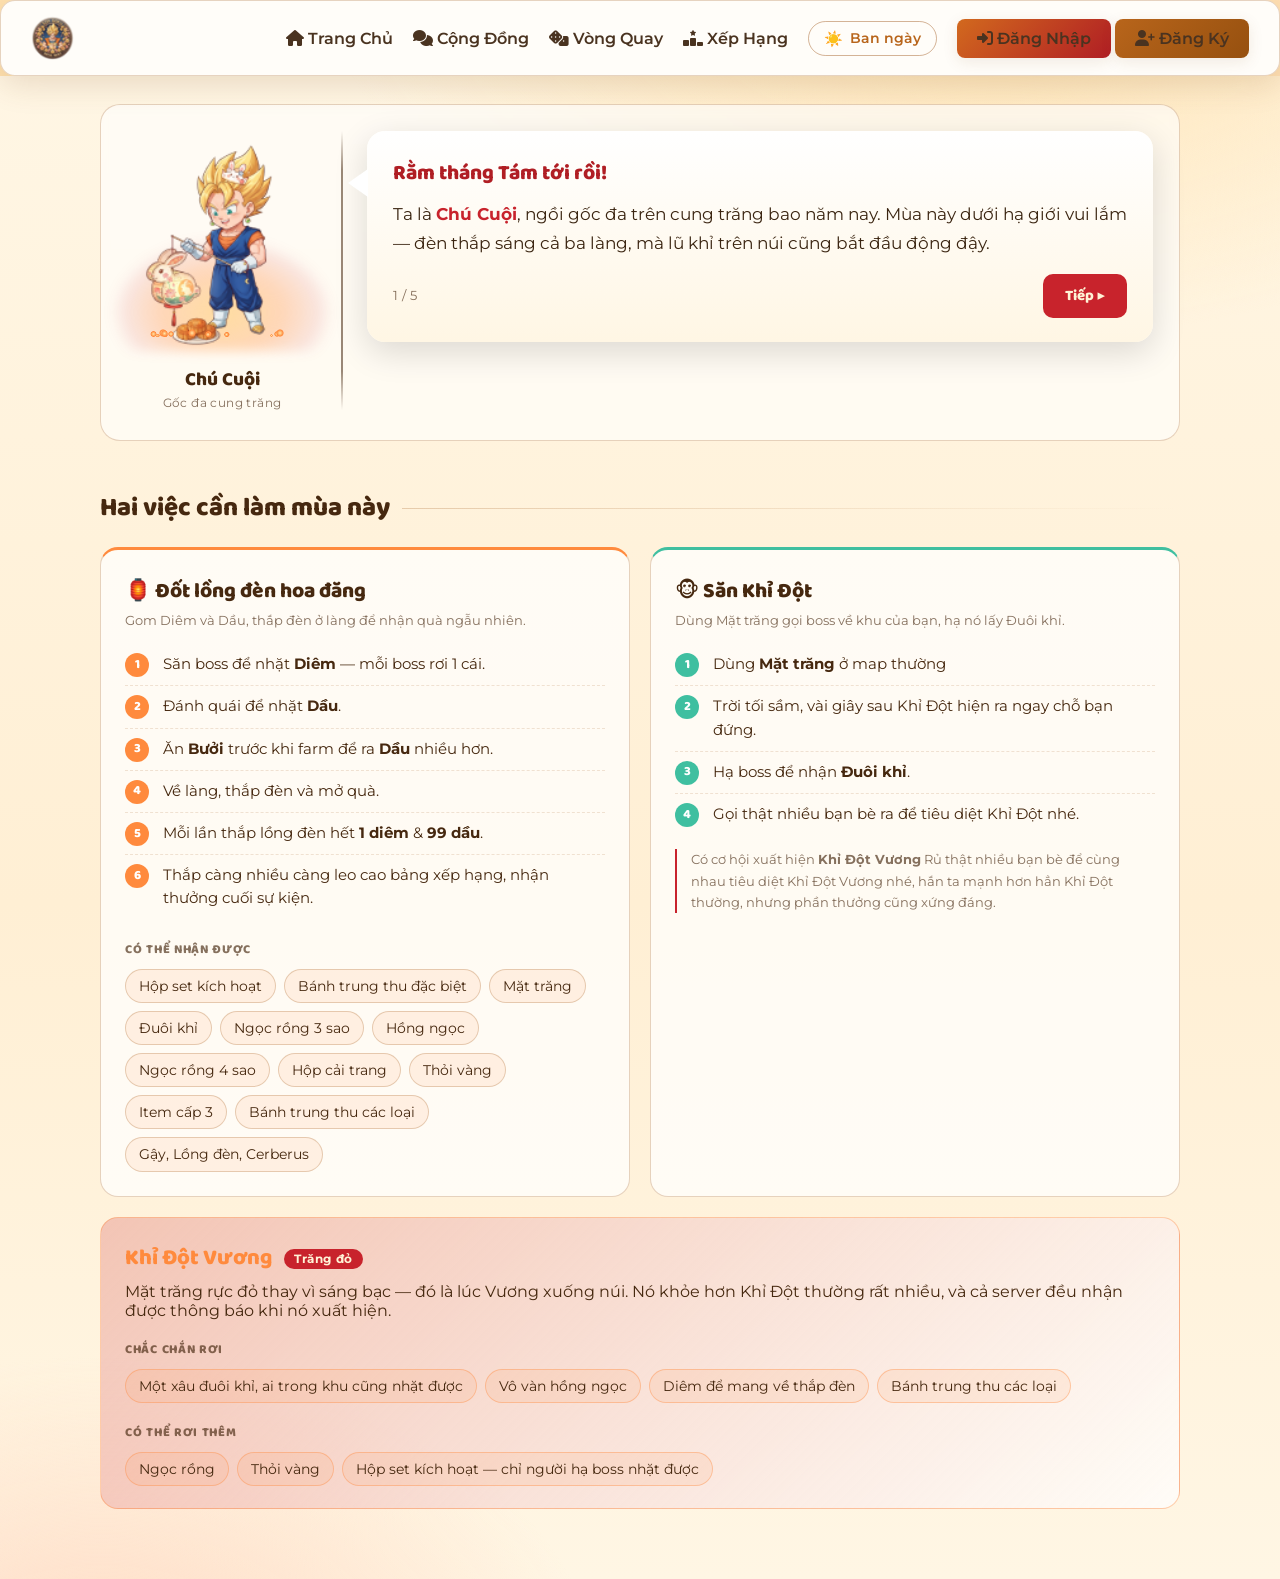
<file: trungthu.html>
<!DOCTYPE html>
<html lang="vi">
<head>
<meta charset="UTF-8">
<meta name="viewport" content="width=device-width, initial-scale=1.0">
<title>Sự Kiện Trung Thu - Ngọc Rồng Hoa Mai</title>

<link rel="stylesheet" href="https://cdnjs.cloudflare.com/ajax/libs/font-awesome/6.4.0/css/all.min.css">
<link rel="preconnect" href="https://fonts.googleapis.com">
<link rel="preconnect" href="https://fonts.gstatic.com" crossorigin>
<link href="https://fonts.googleapis.com/css2?family=Baloo+2:wght@600;800&family=Be+Vietnam+Pro:wght@400;500;700&display=swap" rel="stylesheet">
<link rel="stylesheet" href="css/style.css">
<script src="js/theme.js"></script>

<style>
:root{
  --den-long: #FF8A3D;   /* lửa lồng đèn */
  --do-son:   #C8232C;   /* đỏ sơn mài */
  --ngoc:     #3FBFA0;   /* ngọc bích - nhánh Khỉ Đột */

  --font-hien: "Baloo 2", system-ui, sans-serif;
  --font-doc:  "Be Vietnam Pro", system-ui, sans-serif;
}

/* ---- ĐÊM RẰM (mặc định) ---- */
:root, :root[data-che-do="toi"]{
  --nen-1:   #2A3A78;
  --nen-2:   #1D2A55;
  --nen-3:   #0B1026;
  --nen-4:   #101A3C;
  --chu:     #FFE9B0;
  --mo:      rgba(255,233,176,.62);
  --vien:    rgba(255,233,176,.20);
  --vien-mo: rgba(255,233,176,.12);
  --vien-nen:rgba(255,233,176,.08);
  --hero-nen:rgba(11,16,38,.55);
  --the-nen: rgba(22,34,74,.72);
  --the-chu: #ffffff;
  --bong-1:  #FFFDF5;
  --bong-2:  #FFF3D6;
  --bong-chu:#2A1A08;
  --bong-dieu:#1B2A55;
  --sao-hien: 1;
  --do-bong:  .4;
}

/* ---- BAN NGÀY ---- */
:root[data-che-do="sang"]{
  --nen-1:   #FFE2B0;
  --nen-2:   #FFD9C2;
  --nen-3:   #FFF6E4;
  --nen-4:   #FFEFD4;
  --chu:     #46280F;
  --mo:      rgba(70,40,15,.66);
  --vien:    rgba(160,90,30,.26);
  --vien-mo: rgba(160,90,30,.16);
  --vien-nen:rgba(255,138,61,.10);
  --hero-nen:rgba(255,255,255,.62);
  --the-nen: rgba(255,255,255,.72);
  --the-chu: #46280F;
  --bong-1:  #ffffff;
  --bong-2:  #FFF6E4;
  --bong-chu:#3A2410;
  --bong-dieu:#B01E24;
  --sao-hien: 0;
  --do-bong:  .14;
}

/* ============ NỀN ĐÊM RẰM ============ */
.tt-page{
  font-family: var(--font-doc);
  color: var(--chu);
  background:
    radial-gradient(1100px 620px at 78% -8%, var(--nen-1) 0%, transparent 62%),
    radial-gradient(760px 520px at 8% 108%, var(--nen-2) 0%, transparent 66%),
    linear-gradient(180deg, var(--nen-3) 0%, var(--nen-4) 55%, var(--nen-3) 100%);
  min-height: 100vh;
  padding: 28px 18px 70px;
  position: relative;
  overflow: hidden;
}

/* sao */
.tt-page::before{
  content:"";
  position:absolute; inset:0;
  background-image:
    radial-gradient(1.6px 1.6px at 12% 18%, #fff, transparent),
    radial-gradient(1.4px 1.4px at 34% 9%,  #fff, transparent),
    radial-gradient(1.2px 1.2px at 58% 24%, #fff, transparent),
    radial-gradient(1.8px 1.8px at 82% 12%, #fff, transparent),
    radial-gradient(1.2px 1.2px at 91% 34%, #fff, transparent),
    radial-gradient(1.4px 1.4px at 22% 46%, #fff, transparent),
    radial-gradient(1.2px 1.2px at 68% 52%, #fff, transparent);
  opacity: calc(.55 * var(--sao-hien));
  animation: nhapNhay 5s ease-in-out infinite;
  pointer-events:none;
}
@keyframes nhapNhay{ 0%,100%{opacity:calc(.32 * var(--sao-hien))} 50%{opacity:calc(.7 * var(--sao-hien))} }

/* lồng đèn bay lên */
.long-den-bay{ position:absolute; inset:0; pointer-events:none; overflow:hidden; z-index:0; }
.den{
  position:absolute; bottom:-90px;
  width:16px; height:22px; border-radius:6px 6px 9px 9px;
  background: linear-gradient(180deg, #FFD08A, var(--den-long));
  box-shadow: 0 0 18px 5px rgba(255,138,61,.55);
  animation: bayLen linear infinite;
}
.den::after{
  content:""; position:absolute; left:50%; top:-6px; transform:translateX(-50%);
  width:8px; height:5px; border-radius:2px; background:var(--do-son);
}
@keyframes bayLen{
  0%   { transform: translateY(0) translateX(0) scale(.7); opacity:0; }
  12%  { opacity:.95; }
  85%  { opacity:.8; }
  100% { transform: translateY(-112vh) translateX(46px) scale(1.05); opacity:0; }
}

.tt-wrap{ position:relative; z-index:2; max-width:1080px; margin:0 auto; }

/* ============ HERO: HỘI THOẠI NPC ============ */
.hoi-thoai{
  display:grid;
  grid-template-columns: 190px 2px 1fr;
  gap:0 24px;
  align-items:start;
  background: var(--hero-nen);
  border:1px solid var(--vien);
  border-radius:20px;
  padding:26px 26px 30px;
  backdrop-filter: blur(4px);
}

.npc{ text-align:center; }
.npc-hinh{
  position:relative;
  width:100%; max-width:190px; margin:0 auto;
}
.npc-hinh img{
  position:relative; z-index:2;
  width:100%; height:auto; display:block;
  animation: nhun 4.2s ease-in-out infinite, chayLua 2.6s ease-in-out infinite;
}
@keyframes nhun{
  0%,100%{ transform: translateY(0) }
  50%    { transform: translateY(-6px) }
}

/* ánh lửa hắt lên nhân vật */
@keyframes chayLua{
  0%,100%{ filter: drop-shadow(0 0 10px rgba(255,138,61,.55)) drop-shadow(0 0 26px rgba(255,110,20,.32)); }
  38%    { filter: drop-shadow(0 0 18px rgba(255,190,90,.85)) drop-shadow(0 0 42px rgba(255,120,30,.5)); }
  62%    { filter: drop-shadow(0 0 12px rgba(255,150,60,.6))  drop-shadow(0 0 30px rgba(255,100,20,.36)); }
}

/* quầng lửa nền phía sau */
.quang-lua{
  position:absolute; left:50%; bottom:2%;
  width:150%; height:78%;
  transform:translateX(-50%);
  background: radial-gradient(50% 55% at 50% 78%,
              rgba(255,196,92,.55) 0%,
              rgba(255,120,30,.28) 42%,
              rgba(200,35,44,.10) 68%,
              transparent 78%);
  filter: blur(6px);
  z-index:1; pointer-events:none;
  animation: phapLua 3.4s ease-in-out infinite;
}
@keyframes phapLua{
  0%,100%{ opacity:.62; transform:translateX(-50%) scale(1) }
  45%    { opacity:.95; transform:translateX(-50%) scale(1.09) }
}

/* tàn lửa bay lên */
.tan-lua{
  position:absolute; inset:0; z-index:3;
  pointer-events:none; overflow:visible;
}
.tan{
  position:absolute; bottom:8%;
  width:5px; height:5px; border-radius:50%;
  background: radial-gradient(circle, #FFE7A8 0%, #FF8A3D 55%, rgba(255,110,20,0) 72%);
  animation: bayTan linear infinite;
}
@keyframes bayTan{
  0%   { transform: translate(0,0) scale(1);   opacity:0 }
  15%  { opacity:1 }
  70%  { opacity:.75 }
  100% { transform: translate(var(--lech), -170px) scale(.25); opacity:0 }
}

.npc-ten{
  font-family: var(--font-hien); font-weight:800;
  margin-top:10px; font-size:19px; color:var(--chu);
}
.npc-vai{ font-size:12px; color:var(--mo); letter-spacing:.4px; }

.gach-doc{
  align-self:stretch; min-height:210px;
  background: linear-gradient(180deg, transparent, var(--chu) 14%, var(--chu) 86%, transparent);
  opacity:.55;
}

/* bong bóng thoại */
.bong-bong{
  position:relative;
  background: linear-gradient(180deg, var(--bong-1), var(--bong-2));
  color:var(--bong-chu);
  border-radius:18px;
  padding:24px 26px;
  min-height:196px;
  display:flex; flex-direction:column;
  box-shadow: 0 10px 34px rgba(0,0,0,var(--do-bong));
}
.bong-bong::before{
  content:""; position:absolute; left:-19px; top:38px;
  border-width:14px 20px 14px 0; border-style:solid;
  border-color: transparent var(--bong-1) transparent transparent;
}
.thoai-noi-dung{
  flex:1;
  font-size:16.5px; line-height:1.75;
}
.thoai-noi-dung strong{ color:var(--do-son); }
.thoai-dieu{
  font-family: var(--font-hien); font-weight:800;
  font-size:21px; color:var(--bong-dieu); margin:0 0 8px;
}
.thoai-chan{
  display:flex; align-items:center; justify-content:space-between;
  gap:14px; margin-top:16px;
}
.thoai-dem{ font-size:12.5px; color:var(--mo); letter-spacing:.5px; }
.nut-thoai{
  font-family: var(--font-hien); font-weight:800; font-size:15px;
  background: var(--do-son); color:#FFF3D6;
  border:none; border-radius:10px;
  padding:10px 22px; cursor:pointer;
  transition: transform .15s, filter .15s;
}
.nut-thoai:hover{ filter:brightness(1.12); transform:translateY(-1px); }
.nut-thoai:focus-visible{ outline:3px solid var(--den-long); outline-offset:2px; }

/* ============ HAI HOẠT ĐỘNG ============ */
.tieu-de-muc{
  font-family: var(--font-hien); font-weight:800;
  font-size:26px; margin:46px 0 18px; color:var(--chu);
  display:flex; align-items:center; gap:12px;
}
.tieu-de-muc::after{
  content:""; flex:1; height:1px;
  background:linear-gradient(90deg, var(--vien), transparent);
}

.hoat-dong{ display:grid; grid-template-columns:1fr 1fr; gap:20px; }

.the{
  border-radius:18px; padding:24px;
  background: var(--the-nen);
  border:1px solid var(--vien);
  border-top:3px solid var(--den-long);
}
.the.ngoc{ border-top-color: var(--ngoc); }

.the h3{
  font-family: var(--font-hien); font-weight:800;
  font-size:21px; margin:0 0 4px; color:var(--the-chu);
}
.the .dan{ font-size:13px; color:var(--mo); margin:0 0 16px; }

.buoc{ list-style:none; margin:0; padding:0; counter-reset: b; }
.buoc li{
  counter-increment:b;
  position:relative; padding:9px 0 9px 38px;
  font-size:14.5px; line-height:1.6;
  border-bottom:1px dashed var(--vien-mo);
}
.buoc li:last-child{ border-bottom:none; }
.buoc li::before{
  content: counter(b);
  position:absolute; left:0; top:9px;
  width:24px; height:24px; border-radius:50%;
  background:var(--den-long); color:#fff;
  font-family:var(--font-hien); font-weight:800; font-size:13px;
  display:flex; align-items:center; justify-content:center;
}
.the.ngoc .buoc li::before{ background:var(--ngoc); }

/* danh sách phần thưởng */
.qua-nhom{
  font-family:var(--font-hien); font-weight:800;
  font-size:12.5px; letter-spacing:.7px; text-transform:uppercase;
  color:var(--mo); margin:20px 0 9px;
}
.qua{
  list-style:none; margin:0; padding:0;
  display:flex; flex-wrap:wrap; gap:8px;
}
.qua li{
  font-size:13.5px; line-height:1.35;
  padding:7px 13px; border-radius:20px;
  background: var(--vien-nen);
  border:1px solid var(--vien);
}
.the.ngoc .qua li{ border-color: rgba(63,191,160,.36); }
.vuong .qua li{ border-color: rgba(255,138,61,.38); }

.chu-thich{
  font-size:13px; color:var(--mo);
  margin-top:14px; padding-left:14px;
  border-left:2px solid var(--do-son);
  line-height:1.65;
}

/* khối Khỉ Đột Vương */
.vuong{
  margin-top:20px; border-radius:18px; padding:22px 24px;
  background: linear-gradient(135deg, rgba(200,35,44,.22), var(--the-nen));
  border:1px solid rgba(255,138,61,.4);
}
.vuong h3{
  font-family:var(--font-hien); font-weight:800;
  margin:0 0 6px; font-size:22px; color:var(--den-long);
}
.nhan-hiem{
  display:inline-block; font-size:11.5px; font-weight:700;
  background:var(--do-son); color:#FFF3D6;
  padding:3px 10px; border-radius:20px; letter-spacing:.6px;
  vertical-align:middle; margin-left:8px;
}

@media (max-width: 820px){
  .hoi-thoai{ grid-template-columns:1fr; gap:18px; padding:22px 18px 26px; }
  .gach-doc{ display:none; }
  .bong-bong::before{ left:34px; top:-19px; border-width:0 14px 20px 14px; border-color:transparent transparent var(--bong-1) transparent; }
  .hoat-dong{ grid-template-columns:1fr; }
}

@media (prefers-reduced-motion: reduce){
  .den, .tt-page::before, .npc-hinh img, .quang-lua, .tan{ animation:none; }
  .quang-lua{ opacity:.7; }
  .tan{ display:none; }
  .den{ opacity:.5; }
}
</style>
</head>
<body>

<div id="header-placeholder"></div>

<div class="tt-page">
  <div class="long-den-bay" id="longDenBay" aria-hidden="true"></div>

  <div class="tt-wrap">

    <!-- ============ HỘI THOẠI CHÚ CUỘI ============ -->
    <div class="hoi-thoai">
      <div class="npc">
        <div class="npc-hinh">
          <div class="quang-lua" aria-hidden="true"></div>
          <img src="assets/images/avatartrungthu.png" alt="Chú Cuội">
          <div class="tan-lua" id="tanLua" aria-hidden="true"></div>
        </div>
        <div class="npc-ten">Chú Cuội</div>
        <div class="npc-vai">Gốc đa cung trăng</div>
      </div>

      <div class="gach-doc" aria-hidden="true"></div>

      <div class="bong-bong">
        <div class="thoai-noi-dung" id="thoaiNoiDung" aria-live="polite"></div>
        <div class="thoai-chan">
          <span class="thoai-dem" id="thoaiDem"></span>
          <button class="nut-thoai" id="nutThoai">Tiếp ▸</button>
        </div>
      </div>
    </div>

    <!-- ============ HOẠT ĐỘNG ============ -->
    <h2 class="tieu-de-muc">Hai việc cần làm mùa này</h2>

    <div class="hoat-dong">

      <!-- Đốt lồng đèn -->
      <section class="the">
        <h3>🏮 Đốt lồng đèn hoa đăng</h3>
        <p class="dan">Gom Diêm và Dầu, thắp đèn ở làng để nhận quà ngẫu nhiên.</p>
        <ol class="buoc">
          <li>Săn boss để nhặt <strong>Diêm</strong> — mỗi boss rơi 1 cái.</li>
          <li>Đánh quái để nhặt <strong>Dầu</strong>.</li>
          <li>Ăn <strong>Bưởi</strong> trước khi farm để ra <strong>Dầu</strong> nhiều hơn.</li>
          <li>Về làng, thắp đèn và mở quà.</li>
          <li>Mỗi lần thắp lồng đèn hết <strong>1 diêm</strong> & <strong>99 dầu</strong>.</li>
          <li>Thắp càng nhiều càng leo cao bảng xếp hạng, nhận thưởng cuối sự kiện.</li>
        </ol>

        <p class="qua-nhom">Có thể nhận được</p>
        <ul class="qua">
          <li>Hộp set kích hoạt</li>
          <li>Bánh trung thu đặc biệt</li>
          <li>Mặt trăng</li>
          <li>Đuôi khỉ</li>
          <li>Ngọc rồng 3 sao</li>
          <li>Hồng ngọc</li>
          <li>Ngọc rồng 4 sao</li>
          <li>Hộp cải trang</li>
          <li>Thỏi vàng</li>
          <li>Item cấp 3</li>
          <li>Bánh trung thu các loại</li>
          <li>Gậy, Lồng đèn, Cerberus</li>
        </ul>
      </section>

      <!-- Săn Khỉ Đột -->
      <section class="the ngoc">
        <h3>🐵 Săn Khỉ Đột</h3>
        <p class="dan">Dùng Mặt trăng gọi boss về khu của bạn, hạ nó lấy Đuôi khỉ.</p>
        <ol class="buoc">
          <li>Dùng <strong>Mặt trăng</strong> ở map thường</li>
          <li>Trời tối sầm, vài giây sau Khỉ Đột hiện ra ngay chỗ bạn đứng.</li>
          <li>Hạ boss để nhận <strong>Đuôi khỉ</strong>.</li>
          <li>Gọi thật nhiều bạn bè ra để tiêu diệt Khỉ Đột nhé.</li>
        </ol>

        <p class="chu-thich">
          Có cơ hội xuất hiện <strong>Khỉ Đột Vương</strong> Rủ thật nhiều bạn bè để cùng nhau tiêu diệt Khỉ Đột Vương nhé, hắn ta mạnh hơn hẳn Khỉ Đột thường, nhưng phần thưởng cũng xứng đáng.
        </p>
      </section>
    </div>

    <!-- ============ KHỈ ĐỘT VƯƠNG ============ -->
    <div class="vuong">
      <h3>Khỉ Đột Vương <span class="nhan-hiem">Trăng đỏ</span></h3>
      <p class="dan" style="margin-bottom:14px;">
        Mặt trăng rực đỏ thay vì sáng bạc — đó là lúc Vương xuống núi. Nó khỏe hơn Khỉ Đột
        thường rất nhiều, và cả server đều nhận được thông báo khi nó xuất hiện.
      </p>

      <p class="qua-nhom">Chắc chắn rơi</p>
      <ul class="qua">
        <li>Một xâu đuôi khỉ, ai trong khu cũng nhặt được</li>
        <li>Vô vàn hồng ngọc</li>
        <li>Diêm để mang về thắp đèn</li>
        <li>Bánh trung thu các loại</li>
      </ul>

      <p class="qua-nhom">Có thể rơi thêm</p>
      <ul class="qua">
        <li>Ngọc rồng</li>
        <li>Thỏi vàng</li>
        <li>Hộp set kích hoạt — chỉ người hạ boss nhặt được</li>
      </ul>
    </div>

  </div>
</div>

<div class="toast" id="toast"></div>

<script src="js/api.js"></script>
<script src="js/auth.js"></script>
<script>
/* ---------- lồng đèn bay ---------- */
(function taoLongDen(){
  const khung = document.getElementById("longDenBay");
  const soLuong = window.matchMedia("(max-width: 820px)").matches ? 7 : 14;
  for (let i = 0; i < soLuong; i++){
    const d = document.createElement("div");
    d.className = "den";
    d.style.left = (Math.random() * 96) + "%";
    d.style.animationDuration = (13 + Math.random() * 12) + "s";
    d.style.animationDelay = (-Math.random() * 20) + "s";
    d.style.transform = "scale(" + (0.6 + Math.random() * 0.8) + ")";
    khung.appendChild(d);
  }
})();

/* ---------- tàn lửa quanh Chú Cuội ---------- */
(function taoTanLua(){
  const khung = document.getElementById("tanLua");
  if (!khung) return;
  for (let i = 0; i < 16; i++){
    const t = document.createElement("span");
    t.className = "tan";
    t.style.left = (12 + Math.random() * 76) + "%";
    t.style.setProperty("--lech", (Math.random() * 40 - 20).toFixed(0) + "px");
    t.style.animationDuration = (2.4 + Math.random() * 2.6) + "s";
    t.style.animationDelay = (-Math.random() * 4).toFixed(2) + "s";
    const co = (0.6 + Math.random() * 1.1).toFixed(2);
    t.style.width = t.style.height = (5 * co).toFixed(1) + "px";
    khung.appendChild(t);
  }
})();

/* ---------- hội thoại Chú Cuội ---------- */
const LOI_THOAI = [
  {
    dieu: "Rằm tháng Tám tới rồi!",
    noi: "Ta là <strong>Chú Cuội</strong>, ngồi gốc đa trên cung trăng bao năm nay. Mùa này dưới hạ giới vui lắm — đèn thắp sáng cả ba làng, mà lũ khỉ trên núi cũng bắt đầu động đậy."
  },
  {
    dieu: "Việc thứ nhất: thắp đèn",
    noi: "Đi săn boss lấy <strong>Diêm</strong>, đánh quái lấy <strong>Dầu</strong>. Ăn <strong>Bưởi</strong> trước khi farm thì dầu ra nhiều hơn hẳn. Có đủ hai thứ thì về làng thắp đèn, mỗi ngọn đèn là một phần quà."
  },
  {
    dieu: "Việc thứ hai: săn khỉ",
    noi: "Thắp đèn có lúc rơi ra <strong>Mặt trăng</strong>. Dùng nó ở map thường là <strong>Khỉ Đột</strong> hiện ra ngay chỗ ngươi đứng. Hạ được thì có <strong>Đuôi khỉ</strong>, dùng vào x2 kinh nghiệm nửa tiếng."
  },
  {
    dieu: "Rủ thêm người mà đánh",
    noi: "Khỉ Đột khỏe theo số người trong khu, nhưng đuôi cũng rơi nhiều hơn. Đừng trốn một góc farm lẻ, phí lắm."
  },
  {
    dieu: "Cẩn thận Khỉ Đột Vương",
    noi: "Thi thoảng trăng hoá đỏ thay vì sáng bạc. Con đó khỏe gấp bội, cả server nghe thấy tiếng nó gầm. Nhưng hạ được thì đáng lắm — đuôi khỉ, hồng ngọc, và may ra là <strong>Hộp set kích hoạt</strong>."
  }
];

let chiSoThoai = 0;
const elNoiDung = document.getElementById("thoaiNoiDung");
const elDem     = document.getElementById("thoaiDem");
const elNut     = document.getElementById("nutThoai");

function veThoai(){
  const t = LOI_THOAI[chiSoThoai];
  elNoiDung.innerHTML = '<p class="thoai-dieu">' + t.dieu + '</p><p>' + t.noi + '</p>';
  elDem.textContent = (chiSoThoai + 1) + " / " + LOI_THOAI.length;
  elNut.textContent = (chiSoThoai === LOI_THOAI.length - 1) ? "Nghe lại ↺" : "Tiếp ▸";
}

elNut.addEventListener("click", () => {
  chiSoThoai = (chiSoThoai + 1) % LOI_THOAI.length;
  veThoai();
});

veThoai();
</script>

</body>
</html>
</file>
<file: css/style.css>
@import url('https://fonts.googleapis.com/css2?family=Montserrat:wght@400;600;800&display=swap');

/* ==========================================================
   BIẾN MÀU — ĐÊM (mặc định) & BAN NGÀY
   Chế độ nằm ở thẻ <html data-che-do="toi|sang">, do js/theme.js đặt.
   Đổi màu toàn site chỉ cần sửa trong hai khối dưới đây.
   ========================================================== */
:root,
:root[data-che-do="toi"] {
  --nen-1:      #1a0033;
  --nen-2:      #33001a;
  --nen-3:      #001a33;

  --chu:        #ffffff;
  --chu-mo:     #bbbbbb;
  --chu-nhat:   #dddddd;

  --vang:       #ffcc00;   /* màu nhấn chính */
  --vang-dam:   #ff9900;
  --cam:        #ff6600;
  --cam-dam:    #ff3300;

  --tam-nen:    rgba(20, 0, 40, .85);      /* navbar */
  --the-nen:    rgba(30, 10, 50, .8);      /* thẻ nội dung */
  --o-nen:      rgba(0, 0, 0, .5);         /* ô nhập, select */
  --hero-nen:   rgba(0, 0, 0, .45);
  --vien:       rgba(255, 204, 0, .3);
  --vien-dam:   rgba(255, 204, 0, .5);

  --bong:       rgba(0, 0, 0, .5);
  --bong-nhe:   rgba(0, 0, 0, .3);
  --hao-quang:  .7;                        /* độ mạnh của glow */

  --menu-nen:   #1a0033;
  --modal-nen:  linear-gradient(145deg, #220033, #11001a);
  --nut-2-chu:  #1a0033;
}

:root[data-che-do="sang"] {
  --nen-1:      #FFF3DC;
  --nen-2:      #FFE7CC;
  --nen-3:      #FDF6E7;

  --chu:        #3A2410;
  --chu-mo:     #6B563E;
  --chu-nhat:   #4A3320;

  --vang:       #B8651B;
  --vang-dam:   #96500F;
  --cam:        #D2691E;
  --cam-dam:    #B01E24;

  --tam-nen:    rgba(255, 255, 255, .92);
  --the-nen:    rgba(255, 255, 255, .78);
  --o-nen:      rgba(255, 255, 255, .9);
  --hero-nen:   rgba(255, 255, 255, .66);
  --vien:       rgba(160, 90, 30, .26);
  --vien-dam:   rgba(160, 90, 30, .45);

  --bong:       rgba(120, 70, 20, .16);
  --bong-nhe:   rgba(120, 70, 20, .1);
  --hao-quang:  0;                         /* tắt glow cho nền sáng */

  --menu-nen:   #FFF6E4;
  --modal-nen:  linear-gradient(145deg, #FFFDF6, #FFF1DC);
  --nut-2-chu:  #FFFDF6;
}

* {
  box-sizing: border-box;
  margin: 0;
  padding: 0;
  font-family: 'Montserrat', sans-serif;
}

body {
  background: linear-gradient(135deg, var(--nen-1), var(--nen-2), var(--nen-3));
  background-size: 400% 400%;
  animation: gradientBG 15s ease infinite;
  color: var(--chu);
  min-height: 100vh;
  overflow-x: hidden;
  transition: color .25s ease;
}

@keyframes gradientBG {
  0%   { background-position: 0% 50%; }
  50%  { background-position: 100% 50%; }
  100% { background-position: 0% 50%; }
}

/* ==========================================================
   NÚT ĐỔI CHẾ ĐỘ SÁNG / TỐI
   ========================================================== */
.nut-che-do {
  display: inline-flex;
  align-items: center;
  gap: 7px;
  font-family: 'Montserrat', sans-serif;
  font-weight: 600;
  font-size: 14px;
  line-height: 1;
  padding: 9px 15px;
  border-radius: 22px;
  border: 1px solid var(--vien-dam);
  background: transparent;
  color: var(--vang);
  cursor: pointer;
  transition: .3s;
}
.nut-che-do:hover {
  background: rgba(255, 204, 0, .15);
  transform: translateY(-2px);
  box-shadow: 0 0 12px rgba(255, 204, 0, calc(.5 * var(--hao-quang)));
}
.nut-che-do:focus-visible {
  outline: 3px solid var(--vang);
  outline-offset: 2px;
}
.nut-che-do .nut-che-do-icon { font-size: 15px; }

@media (max-width: 820px) {
  .nut-che-do { padding: 8px 11px; }
  .nut-che-do .nut-che-do-chu { display: none; }
}

/* ==========================================================
   MÀN HÌNH CHỜ
   ========================================================== */
#splashScreen {
  position: fixed;
  top: 0;
  left: 0;
  width: 100vw;
  height: 100vh;
  background: url('/fontend/assets/images/background.png') no-repeat center center;
  background-size: cover;
  z-index: 9999;
  display: flex;
  flex-direction: column;
  justify-content: flex-end;
  align-items: center;
  padding-bottom: 50px;
  transition: opacity 0.8s ease;
}

#splashScreen::after {
  content: '';
  position: absolute;
  top: 0; left: 0; width: 100%; height: 100%;
  background: rgba(0, 0, 0, 0.35);
  z-index: 1;
}

.splash-content {
  position: relative;
  z-index: 2;
  width: 80%;
  max-width: 500px;
  text-align: center;
}

.splash-logo h1 {
  font-size: 28px;
  color: #ffcc00;
  text-shadow: 0 0 10px #ff6600, 0 0 20px #ff0000;
  margin-bottom: 5px;
}

.splash-logo p {
  font-size: 14px;
  color: #fff;
  margin-bottom: 20px;
  letter-spacing: 2px;
}

.loader-box {
  width: 100%;
  height: 18px;
  background: rgba(0, 0, 0, 0.6);
  border: 2px solid #ffcc00;
  border-radius: 10px;
  overflow: hidden;
  padding: 2px;
  box-shadow: 0 0 15px rgba(255, 204, 0, 0.6);
}

.loader-bar {
  width: 0%;
  height: 100%;
  background: linear-gradient(90deg, #ff6600, #ffcc00, #ffff66);
  border-radius: 6px;
  transition: width 0.1s linear;
}

.loader-text {
  margin-top: 10px;
  font-size: 14px;
  font-weight: bold;
  color: #ffcc00;
  text-shadow: 1px 1px 2px #000;
}

/* ==========================================================
   HOA MAI RƠI
   ========================================================== */
.apricot-falling-container {
  position: fixed;
  top: 0; left: 0; width: 100vw; height: 100vh;
  pointer-events: none;
  z-index: 999;
  overflow: hidden;
}

.apricot-flower {
  position: absolute;
  top: -50px;
  width: 24px;
  height: 24px;
  background: radial-gradient(circle, #fff033 30%, #ff9900 80%);
  border-radius: 50% 0 50% 50%;
  box-shadow: 0 0 8px #ffcc00;
  animation: fall linear infinite;
}

:root[data-che-do="sang"] .apricot-flower {
  background: radial-gradient(circle, #FFD75E 30%, #E07A15 80%);
  box-shadow: 0 2px 6px rgba(120, 70, 20, .28);
}

@keyframes fall {
  0%   { transform: translateY(-50px) rotate(0deg); opacity: 1; }
  100% { transform: translateY(105vh) rotate(360deg); opacity: 0.2; }
}

/* ==========================================================
   LAYOUT
   ========================================================== */
.container {
  max-width: 1200px;
  margin: 0 auto;
  padding: 20px;
}

/* NAVBAR */
.navbar {
  display: flex;
  justify-content: space-between;
  align-items: center;
  background: var(--tam-nen);
  backdrop-filter: blur(10px);
  padding: 15px 30px;
  border-radius: 15px;
  border: 1px solid var(--vien);
  box-shadow: 0 8px 32px var(--bong);
  position: sticky;
  top: 15px;
  z-index: 99;
  transition: background-color .25s ease, border-color .25s ease;
}

.logo {
  display: flex;
  align-items: center;
  flex: none;
}

.logo a {
  display: block;
  line-height: 0;
}

.logo img {
  height: 44px;
  width: auto;
  max-width: 200px;
  object-fit: contain;
  display: block;
  filter: drop-shadow(0 0 8px rgba(255, 204, 0, calc(.5 * var(--hao-quang))));
  transition: transform .2s;
}

.logo a:hover img {
  transform: scale(1.04);
}

.logo a:focus-visible {
  outline: 3px solid var(--vang);
  outline-offset: 3px;
  border-radius: 8px;
}

@media (max-width: 620px) {
  .logo img { height: 36px; }
}

.nav-links {
  display: flex;
  align-items: center;
  gap: 20px;
  flex-wrap: wrap;
}

.nav-links a {
  color: var(--chu-nhat);
  text-decoration: none;
  font-weight: 600;
  transition: 0.3s;
}

.nav-links a:hover,
.nav-links a.active {
  color: var(--vang);
  text-shadow: 0 0 8px rgba(255, 204, 0, calc(1 * var(--hao-quang)));
}

/* BUTTONS */
.btn-primary, .btn-secondary, .btn-logout, .btn-user {
  padding: 10px 20px;
  border: none;
  border-radius: 8px;
  font-weight: bold;
  cursor: pointer;
  transition: 0.3s;
  box-shadow: 0 4px 15px var(--bong-nhe);
}

.btn-primary {
  background: linear-gradient(135deg, var(--cam), var(--cam-dam));
  color: #fff;
}
.btn-primary:hover {
  filter: brightness(1.12);
  transform: translateY(-2px);
  box-shadow: 0 6px 20px rgba(255, 102, 0, .5);
}

.btn-secondary {
  background: linear-gradient(135deg, var(--vang), var(--vang-dam));
  color: var(--nut-2-chu);
}
.btn-secondary:hover {
  filter: brightness(1.12);
  transform: translateY(-2px);
}

.btn-logout {
  background: #dc3545;
  color: #fff;
}
.btn-logout:hover {
  background: #bd2130;
}

/* USER DROPDOWN */
.user-dropdown {
  position: relative;
  display: inline-block;
}

.btn-user {
  background: rgba(255, 204, 0, 0.2);
  color: var(--vang);
  border: 1px solid var(--vang);
}

.dropdown-menu {
  display: none;
  position: absolute;
  right: 0;
  background: var(--menu-nen);
  min-width: 180px;
  box-shadow: 0 8px 16px var(--bong);
  border-radius: 8px;
  overflow: hidden;
  border: 1px solid var(--vien);
  z-index: 10;
  margin-top: 5px;
}

.dropdown-menu a {
  color: var(--chu);
  padding: 12px 16px;
  text-decoration: none;
  display: block;
  font-size: 14px;
}

.dropdown-menu a:hover {
  background: rgba(255, 204, 0, 0.2);
  color: var(--vang);
}

.user-dropdown:hover .dropdown-menu {
  display: block;
}

/* ==========================================================
   HERO & FEATURES
   ========================================================== */
.main-content {
  margin-top: 40px;
}

.hero-banner {
  text-align: center;
  background: var(--hero-nen);
  border: 2px dashed var(--vien-dam);
  padding: 50px 20px;
  border-radius: 20px;
  margin-bottom: 40px;
  box-shadow: inset 0 0 20px rgba(255, 204, 0, calc(.15 * var(--hao-quang)));
}

.hero-banner h2 {
  font-size: 32px;
  color: var(--vang);
  margin-bottom: 15px;
  text-shadow: 0 0 10px rgba(255, 204, 0, calc(.5 * var(--hao-quang)));
}

.hero-banner p {
  font-size: 16px;
  color: var(--chu-mo);
  max-width: 700px;
  margin: 0 auto 25px auto;
  line-height: 1.6;
}

.hero-actions {
  display: flex;
  justify-content: center;
  gap: 15px;
  flex-wrap: wrap;
}

.btn-glow {
  padding: 12px 25px;
  font-size: 16px;
  font-weight: bold;
  border-radius: 30px;
  text-decoration: none;
  transition: 0.3s;
  box-shadow: 0 0 15px rgba(255, 204, 0, calc(.5 * var(--hao-quang))),
              0 4px 14px var(--bong-nhe);
}

.btn-download-large {
  background: #28a745;
  color: white;
}
.btn-download-large:hover {
  background: #218838;
  box-shadow: 0 0 25px #28a745;
}

.btn-zalo-large {
  background: #0068ff;
  color: white;
}
.btn-zalo-large:hover {
  background: #0052cc;
  box-shadow: 0 0 25px #0068ff;
}

/* FEATURES GRID */
.features-grid {
  display: grid;
  grid-template-columns: repeat(auto-fit, minmax(320px, 1fr));
  gap: 25px;
}

.feature-card {
  background: var(--the-nen);
  border: 1px solid var(--vien);
  border-radius: 15px;
  padding: 30px;
  text-align: center;
  transition: 0.3s;
  box-shadow: 0 10px 30px var(--bong-nhe);
}

.feature-card:hover {
  transform: translateY(-5px);
  border-color: var(--vang);
  box-shadow: 0 15px 35px rgba(255, 204, 0, calc(.2 * var(--hao-quang))),
              0 15px 35px var(--bong-nhe);
}

.feature-card h3 {
  color: var(--vang);
  margin-bottom: 12px;
  font-size: 20px;
}

.feature-card p {
  color: var(--chu-mo);
  font-size: 14px;
  line-height: 1.5;
  margin-bottom: 20px;
}

.download-buttons {
  display: flex;
  flex-direction: column;
  gap: 10px;
}

.btn-store {
  background: var(--o-nen);
  border: 1px solid var(--vien-dam);
  color: var(--chu);
  padding: 10px;
  border-radius: 8px;
  font-weight: bold;
  cursor: pointer;
  transition: 0.3s;
}

.btn-store:hover {
  background: var(--vang);
  color: var(--nut-2-chu);
  border-color: var(--vang);
}

.select-custom {
  width: 100%;
  padding: 12px;
  margin-bottom: 15px;
  background: var(--o-nen);
  border: 1px solid var(--vang);
  border-radius: 8px;
  color: var(--chu);
}

/* ==========================================================
   MODALS
   ========================================================== */
.modal {
  display: none;
  position: fixed;
  top: 0; left: 0; width: 100%; height: 100%;
  background: rgba(0, 0, 0, 0.8);
  backdrop-filter: blur(5px);
  z-index: 1000;
  justify-content: center;
  align-items: center;
}

:root[data-che-do="sang"] .modal {
  background: rgba(60, 35, 10, .55);
}

.modal-content {
  background: var(--modal-nen);
  border: 2px solid var(--vang);
  padding: 30px;
  border-radius: 15px;
  width: 90%;
  max-width: 400px;
  position: relative;
  color: var(--chu);
  box-shadow: 0 0 30px rgba(255, 204, 0, calc(.4 * var(--hao-quang))),
              0 18px 50px var(--bong);
}

.modal-content h2 {
  color: var(--vang);
  margin-bottom: 20px;
  text-align: center;
}

.modal-content input {
  width: 100%;
  padding: 12px;
  margin-bottom: 15px;
  background: var(--o-nen);
  border: 1px solid var(--vien-dam);
  border-radius: 8px;
  color: var(--chu);
}

.modal-content input:focus {
  border-color: var(--vang);
  outline: none;
  box-shadow: 0 0 8px rgba(255, 204, 0, .5);
}

.modal-content p {
  text-align: center;
  margin-top: 15px;
  font-size: 14px;
  color: var(--chu-mo);
}

.modal-content p a {
  color: var(--vang);
  text-decoration: none;
}

.close {
  position: absolute;
  top: 15px;
  right: 20px;
  font-size: 24px;
  color: var(--vang);
  cursor: pointer;
}

/* ==========================================================
   TIỆN ÍCH
   ========================================================== */
.hidden {
  display: none !important;
}

.message {
  margin-top: 10px;
  text-align: center;
  font-size: 14px;
}

@media (prefers-reduced-motion: reduce) {
  body { animation: none; }
  .apricot-flower { animation: none; display: none; }
}

/* ==========================================================
   DIỄN ĐÀN / BÀI ĐĂNG
   ========================================================== */
.news-section {
  margin-top: 45px;
}

.news-head {
  display: flex;
  align-items: center;
  gap: 14px;
  margin-bottom: 20px;
}

.news-head h2 {
  font-size: 26px;
  color: var(--vang);
  text-shadow: 0 0 10px rgba(255, 204, 0, calc(.5 * var(--hao-quang)));
  white-space: nowrap;
}

/* đường kẻ chèn giữa tiêu đề và link "Xem tất cả" */
.news-head h2::after {
  content: "";
  display: inline-block;
  vertical-align: middle;
}

.news-head > h2 { flex: none; }

.news-head::before {
  content: "";
  order: 1;
  flex: 1;
  height: 1px;
  background: linear-gradient(90deg, var(--vien-dam), transparent);
}

.news-head > a { order: 2; }

.news-list {
  display: grid;
  gap: 16px;
}

.post-card {
  display: flex;
  align-items: center;
  gap: 20px;
  background: var(--the-nen);
  border: 1px solid var(--vien);
  border-left: 4px solid var(--vang);
  border-radius: 14px;
  padding: 18px 22px;
  cursor: pointer;
  text-decoration: none;
  color: inherit;
  transition: .25s;
  box-shadow: 0 8px 24px var(--bong-nhe);
}

.post-card:hover {
  transform: translateY(-3px);
  border-color: var(--vang);
  box-shadow: 0 14px 32px var(--bong-nhe),
              0 0 22px rgba(255, 204, 0, calc(.18 * var(--hao-quang)));
}

.post-icon {
  flex: none;
  width: 56px;
  height: 56px;
  border-radius: 12px;
  display: flex;
  align-items: center;
  justify-content: center;
  font-size: 28px;
  background: rgba(255, 204, 0, .14);
  border: 1px solid var(--vien);
}

.post-body {
  flex: 1;
  min-width: 0;
}

.post-title {
  font-size: 17px;
  font-weight: 800;
  color: var(--vang);
  margin-bottom: 5px;
  line-height: 1.35;
}

.post-desc {
  font-size: 14px;
  color: var(--chu-mo);
  line-height: 1.55;
  margin-bottom: 8px;
}

.post-meta {
  display: flex;
  align-items: center;
  gap: 12px;
  flex-wrap: wrap;
  font-size: 12.5px;
  color: var(--chu-mo);
}

.post-tag {
  font-size: 11.5px;
  font-weight: 700;
  letter-spacing: .5px;
  text-transform: uppercase;
  padding: 4px 11px;
  border-radius: 20px;
  background: linear-gradient(135deg, var(--cam), var(--cam-dam));
  color: #fff;
}

.post-tag.tag-tin {
  background: linear-gradient(135deg, #2C7BE5, #1A4FA0);
}

.post-tag.tag-bao-tri {
  background: linear-gradient(135deg, #6C757D, #495057);
}

.post-go {
  flex: none;
  font-size: 18px;
  color: var(--vang);
  opacity: .75;
  transition: transform .25s;
}

.post-card:hover .post-go {
  transform: translateX(4px);
  opacity: 1;
}

.news-empty {
  padding: 26px;
  text-align: center;
  color: var(--chu-mo);
  border: 1px dashed var(--vien);
  border-radius: 14px;
}

/* nội dung bài đăng trong modal */
.post-modal-content {
  max-width: 620px;
  text-align: left;
  max-height: 82vh;
  overflow-y: auto;
}

.post-modal-content h2 {
  text-align: left;
  font-size: 22px;
  line-height: 1.35;
}

.post-modal-body {
  font-size: 14.5px;
  line-height: 1.75;
  color: var(--chu);
}

.post-modal-body p { margin-bottom: 12px; }
.post-modal-body ul { margin: 0 0 14px 20px; }
.post-modal-body li { margin-bottom: 7px; }
.post-modal-body strong { color: var(--vang); }

@media (max-width: 620px) {
  .post-card { gap: 14px; padding: 15px; }
  .post-icon { width: 46px; height: 46px; font-size: 23px; }
  .post-title { font-size: 15.5px; }
  .post-go { display: none; }
}
</file>
